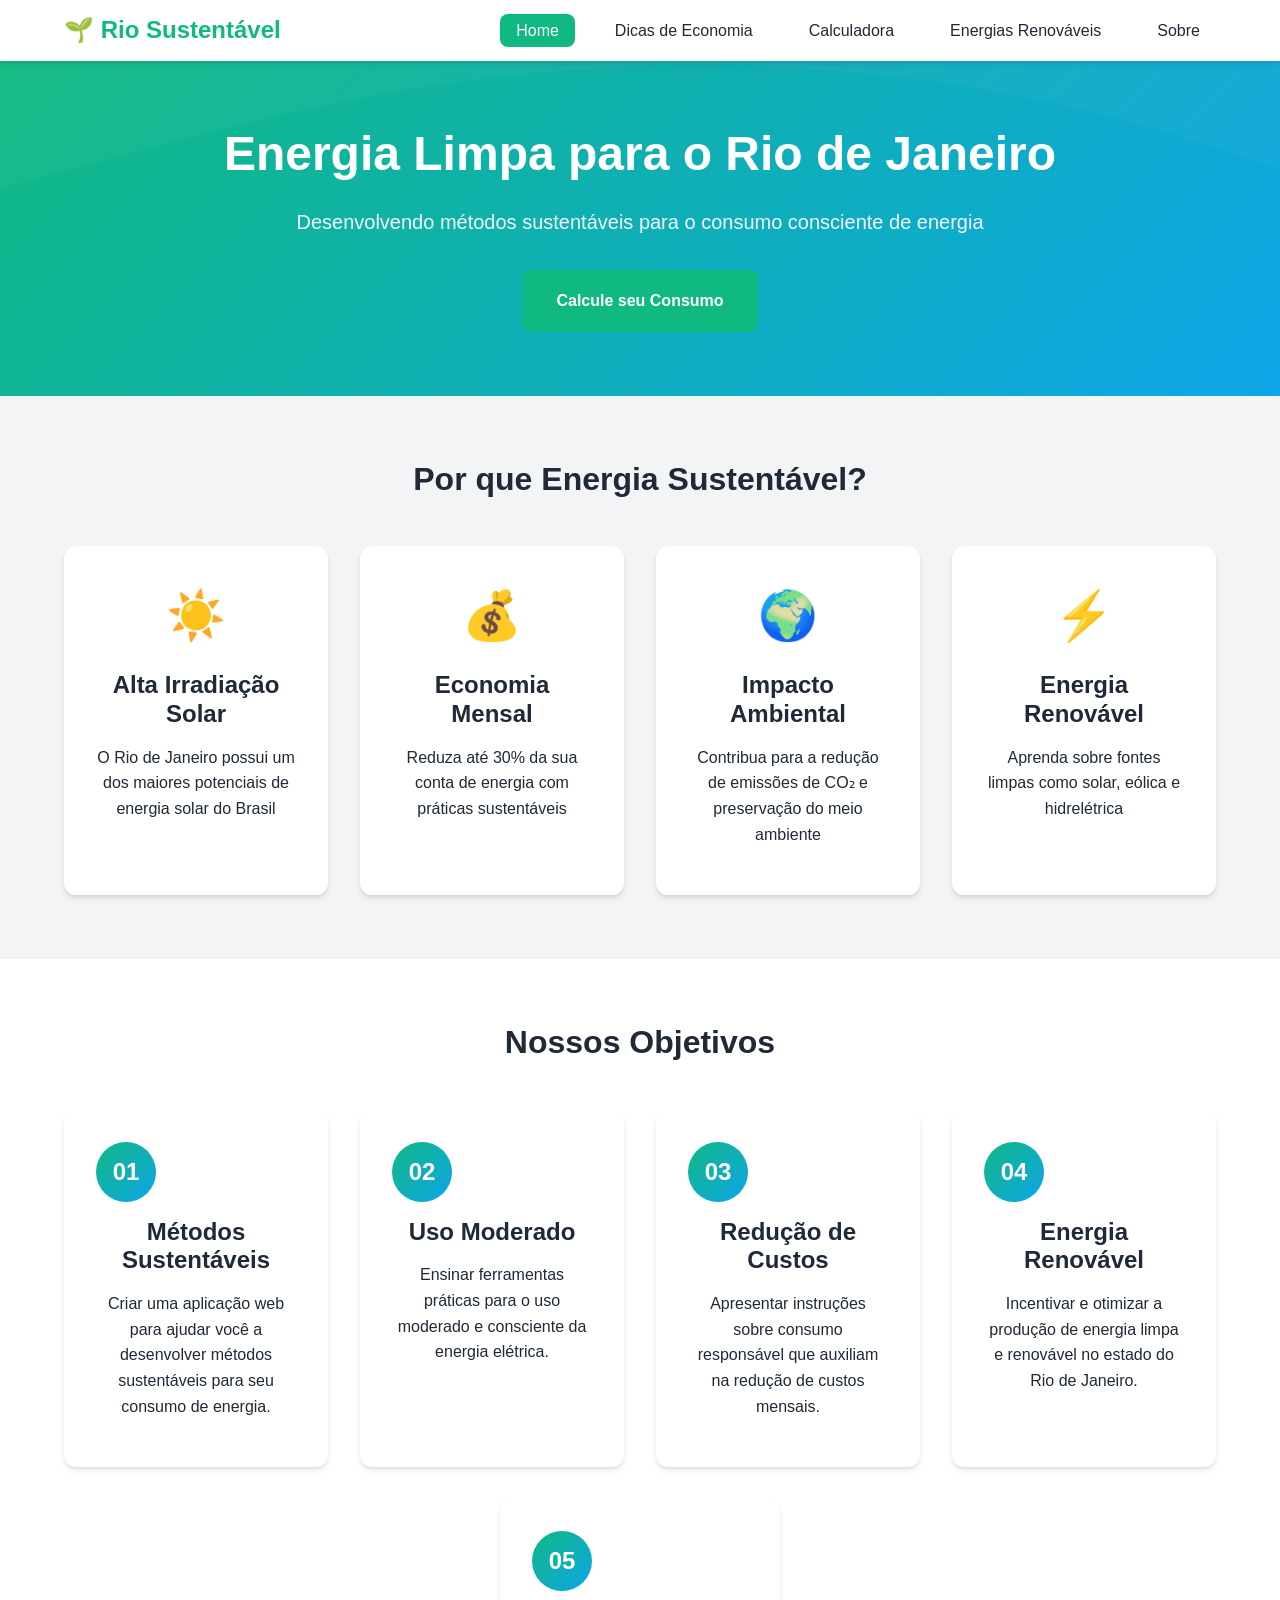
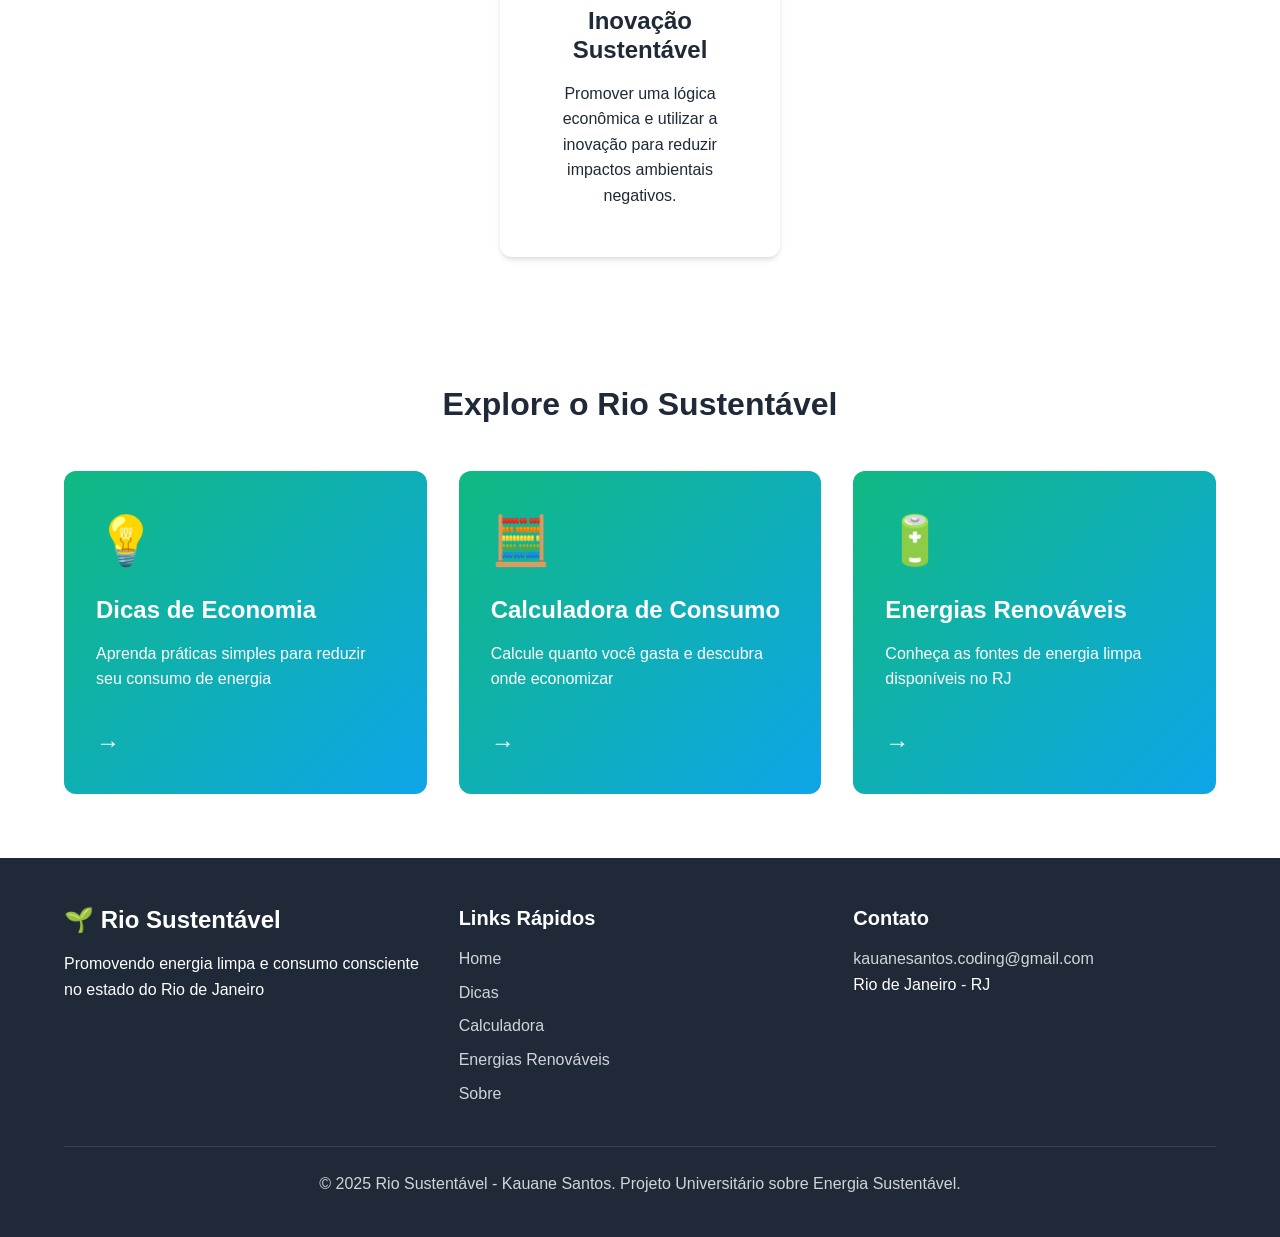
<file: index.html>
<!DOCTYPE html>
<html lang="pt-BR">
<head>
    <meta charset="UTF-8">
    <meta name="viewport" content="width=device-width, initial-scale=1.0">
    <meta name="description" content="Rio Sustentável - Promovendo energia limpa e consumo consciente no estado do Rio de Janeiro">
    <title>Rio Sustentável - Home</title>
    <link rel="stylesheet" href="styles.css">
</head>
<body>
    <header class="header">
        <div class="container">
            <div class="logo">
                <h1>🌱 Rio Sustentável</h1>
            </div>
            <nav class="nav" id="nav">
                <ul class="nav-list">
                    <li><a href="index.html" class="active">Home</a></li>
                    <li><a href="dicas.html">Dicas de Economia</a></li>
                    <li><a href="calculadora.html">Calculadora</a></li>
                    <li><a href="energias-limpas.html">Energias Renováveis</a></li>
                    <li><a href="sobre.html">Sobre</a></li>
                </ul>
            </nav>
            <button class="menu-toggle" id="menuToggle">
                <span></span>
                <span></span>
                <span></span>
            </button>
        </div>
    </header>

    <main>
        <section class="hero">
            <div class="hero-content">
                <h2>Energia Limpa para o Rio de Janeiro</h2>
                <p>Desenvolvendo métodos sustentáveis para o consumo consciente de energia</p>
                <a href="calculadora.html" class="btn btn-primary">Calcule seu Consumo</a>
            </div>
        </section>

        <section class="stats">
            <div class="container">
                <h2>Por que Energia Sustentável?</h2>
                <div class="stats-grid">
                    <div class="stat-card">
                        <div class="stat-icon">☀️</div>
                        <h3>Alta Irradiação Solar</h3>
                        <p>O Rio de Janeiro possui um dos maiores potenciais de energia solar do Brasil</p>
                    </div>
                    <div class="stat-card">
                        <div class="stat-icon">💰</div>
                        <h3>Economia Mensal</h3>
                        <p>Reduza até 30% da sua conta de energia com práticas sustentáveis</p>
                    </div>
                    <div class="stat-card">
                        <div class="stat-icon">🌍</div>
                        <h3>Impacto Ambiental</h3>
                        <p>Contribua para a redução de emissões de CO₂ e preservação do meio ambiente</p>
                    </div>
                    <div class="stat-card">
                        <div class="stat-icon">⚡</div>
                        <h3>Energia Renovável</h3>
                        <p>Aprenda sobre fontes limpas como solar, eólica e hidrelétrica</p>
                    </div>
                </div>
            </div>
        </section>

        <section class="objectives">
            <div class="container">
                <h2>Nossos Objetivos</h2>
                <div class="objectives-grid">
                    <div class="objective-card">
                        <div class="objective-number">01</div>
                        <h3>Métodos Sustentáveis</h3>
                        <p>Criar uma aplicação web para ajudar você a desenvolver métodos sustentáveis para seu consumo de energia.</p>
                    </div>
                    <div class="objective-card">
                        <div class="objective-number">02</div>
                        <h3>Uso Moderado</h3>
                        <p>Ensinar ferramentas práticas para o uso moderado e consciente da energia elétrica.</p>
                    </div>
                    <div class="objective-card">
                        <div class="objective-number">03</div>
                        <h3>Redução de Custos</h3>
                        <p>Apresentar instruções sobre consumo responsável que auxiliam na redução de custos mensais.</p>
                    </div>
                    <div class="objective-card">
                        <div class="objective-number">04</div>
                        <h3>Energia Renovável</h3>
                        <p>Incentivar e otimizar a produção de energia limpa e renovável no estado do Rio de Janeiro.</p>
                    </div>
                    <div class="objective-card">
                        <div class="objective-number">05</div>
                        <h3>Inovação Sustentável</h3>
                        <p>Promover uma lógica econômica e utilizar a inovação para reduzir impactos ambientais negativos.</p>
                    </div>
                </div>
            </div>
        </section>

        <section class="explore">
            <div class="container">
                <h2>Explore o Rio Sustentável</h2>
                <div class="explore-grid">
                    <a href="dicas.html" class="explore-card">
                        <div class="explore-icon">💡</div>
                        <h3>Dicas de Economia</h3>
                        <p>Aprenda práticas simples para reduzir seu consumo de energia</p>
                        <span class="explore-arrow">→</span>
                    </a>
                    <a href="calculadora.html" class="explore-card">
                        <div class="explore-icon">🧮</div>
                        <h3>Calculadora de Consumo</h3>
                        <p>Calcule quanto você gasta e descubra onde economizar</p>
                        <span class="explore-arrow">→</span>
                    </a>
                    <a href="energias-limpas.html" class="explore-card">
                        <div class="explore-icon">🔋</div>
                        <h3>Energias Renováveis</h3>
                        <p>Conheça as fontes de energia limpa disponíveis no RJ</p>
                        <span class="explore-arrow">→</span>
                    </a>
                </div>
            </div>
        </section>
    </main>

    <footer class="footer">
        <div class="container">
            <div class="footer-content">
                <div class="footer-section">
                    <h3>🌱 Rio Sustentável</h3>
                    <p>Promovendo energia limpa e consumo consciente no estado do Rio de Janeiro</p>
                </div>
                <div class="footer-section">
                    <h4>Links Rápidos</h4>
                    <ul>
                        <li><a href="index.html">Home</a></li>
                        <li><a href="dicas.html">Dicas</a></li>
                        <li><a href="calculadora.html">Calculadora</a></li>
                        <li><a href="energias-limpas.html">Energias Renováveis</a></li>
                        <li><a href="sobre.html">Sobre</a></li>
                    </ul>
                </div>
                <div class="footer-section">
                    <h4>Contato</h4>
                    <a href="mailto:kauanesantos.coding@gmail.com">kauanesantos.coding@gmail.com</a>
                    <p>Rio de Janeiro - RJ</p>
                </div>
            </div>
            <div class="footer-bottom">
                <p>&copy; 2025 Rio Sustentável - Kauane Santos. Projeto Universitário sobre Energia Sustentável.</p>
            </div>
        </div>
    </footer>

    <script src="script.js"></script>
</body>
</html>
</file>
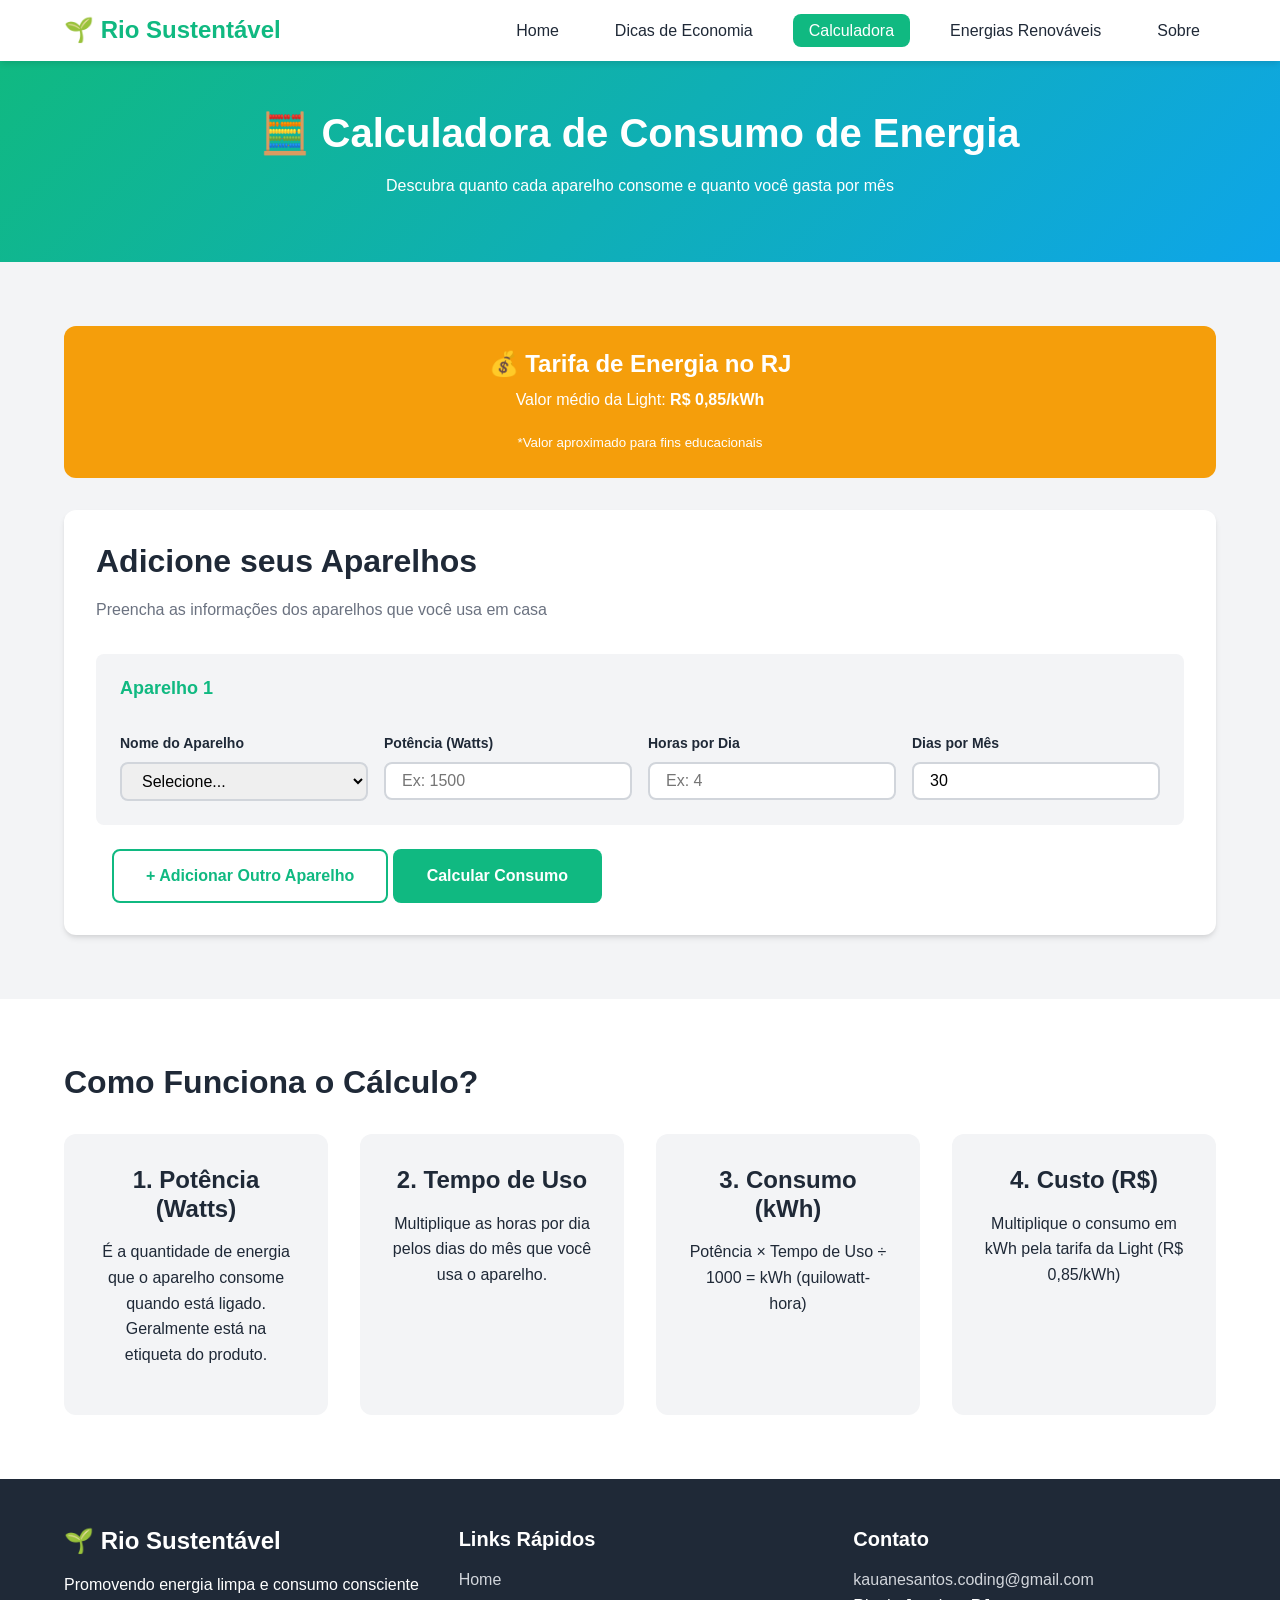
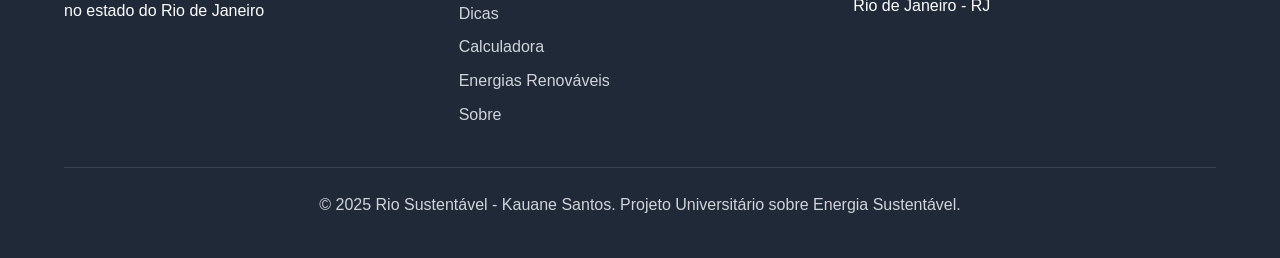
<file: calculadora.html>
<!DOCTYPE html>
<html lang="pt-BR">
<head>
    <meta charset="UTF-8">
    <meta name="viewport" content="width=device-width, initial-scale=1.0">
    <meta name="description" content="Calculadora de Consumo de Energia - Rio Sustentável">
    <title>Calculadora de Consumo - Rio Sustentável</title>
    <link rel="stylesheet" href="styles.css">
</head>
<body>
    <header class="header">
        <div class="container">
            <div class="logo">
                <h1>🌱 Rio Sustentável</h1>
            </div>
            <nav class="nav" id="nav">
                <ul class="nav-list">
                    <li><a href="index.html">Home</a></li>
                    <li><a href="dicas.html">Dicas de Economia</a></li>
                    <li><a href="calculadora.html" class="active">Calculadora</a></li>
                    <li><a href="energias-limpas.html">Energias Renováveis</a></li>
                    <li><a href="sobre.html">Sobre</a></li>
                </ul>
            </nav>
            <button class="menu-toggle" id="menuToggle">
                <span></span>
                <span></span>
                <span></span>
            </button>
        </div>
    </header>

    <main>
        <section class="page-header">
            <div class="container">
                <h1>🧮 Calculadora de Consumo de Energia</h1>
                <p>Descubra quanto cada aparelho consome e quanto você gasta por mês</p>
            </div>
        </section>

        <section class="calculator-section">
            <div class="container">
                <div class="calculator-info">
                    <div class="info-box">
                        <h3>💰 Tarifa de Energia no RJ</h3>
                        <p>Valor médio da Light: <strong>R$ 0,85/kWh</strong></p>
                        <small>*Valor aproximado para fins educacionais</small>
                    </div>
                </div>

                <div class="calculator-wrapper">
                    <div class="calculator-form">
                        <h2>Adicione seus Aparelhos</h2>
                        <p class="form-description">Preencha as informações dos aparelhos que você usa em casa</p>
                        
                        <div id="appliancesContainer">
                            <div class="appliance-item" data-index="0">
                                <div class="appliance-header">
                                    <h3>Aparelho 1</h3>
                                    <button type="button" class="btn-remove" onclick="removeAppliance(0)" style="display: none;">✕</button>
                                </div>
                                <div class="form-grid">
                                    <div class="form-group">
                                        <label for="name0">Nome do Aparelho</label>
                                        <select id="name0" class="appliance-name">
                                            <option value="">Selecione...</option>
                                            <option value="Chuveiro" data-power="5500">Chuveiro Elétrico (5500W)</option>
                                            <option value="Ar-condicionado" data-power="1500">Ar-condicionado (1500W)</option>
                                            <option value="Geladeira" data-power="150">Geladeira (150W)</option>
                                            <option value="TV" data-power="100">TV LED (100W)</option>
                                            <option value="Notebook" data-power="65">Notebook (65W)</option>
                                            <option value="Ferro de passar" data-power="1000">Ferro de Passar (1000W)</option>
                                            <option value="Micro-ondas" data-power="1200">Micro-ondas (1200W)</option>
                                            <option value="Máquina de lavar" data-power="500">Máquina de Lavar (500W)</option>
                                            <option value="Ventilador" data-power="100">Ventilador (100W)</option>
                                            <option value="Computador" data-power="300">Computador Desktop (300W)</option>
                                            <option value="Lâmpada LED" data-power="10">Lâmpada LED (10W)</option>
                                            <option value="Outro" data-power="0">Outro (personalizado)</option>
                                        </select>
                                    </div>
                                    <div class="form-group">
                                        <label for="power0">Potência (Watts)</label>
                                        <input type="number" id="power0" class="appliance-power" placeholder="Ex: 1500" min="1">
                                    </div>
                                    <div class="form-group">
                                        <label for="hours0">Horas por Dia</label>
                                        <input type="number" id="hours0" class="appliance-hours" placeholder="Ex: 4" min="0" max="24" step="0.5">
                                    </div>
                                    <div class="form-group">
                                        <label for="days0">Dias por Mês</label>
                                        <input type="number" id="days0" class="appliance-days" placeholder="Ex: 30" min="1" max="31" value="30">
                                    </div>
                                </div>
                            </div>
                        </div>

                        <button type="button" class="btn btn-secondary" onclick="addAppliance()">+ Adicionar Outro Aparelho</button>
                        <button type="button" class="btn btn-primary" onclick="calculateConsumption()">Calcular Consumo</button>
                    </div>

                    <div class="calculator-results" id="results" style="display: none;">
                        <h2>📊 Resultados</h2>
                        <div class="result-summary">
                            <div class="result-card">
                                <div class="result-label">Consumo Total</div>
                                <div class="result-value" id="totalKwh">0 kWh</div>
                                <div class="result-sublabel">por mês</div>
                            </div>
                            <div class="result-card">
                                <div class="result-label">Custo Total</div>
                                <div class="result-value highlight" id="totalCost">R$ 0,00</div>
                                <div class="result-sublabel">por mês</div>
                            </div>
                        </div>

                        <div class="results-details" id="detailedResults"></div>

                        <div class="suggestions" id="suggestions">
                            <h3>💡 Sugestões de Economia</h3>
                            <div id="suggestionsList"></div>
                        </div>

                        <button type="button" class="btn btn-secondary" onclick="resetCalculator()">Novo Cálculo</button>
                    </div>
                </div>
            </div>
        </section>

        <section class="info-section">
            <div class="container">
                <h2>Como Funciona o Cálculo?</h2>
                <div class="info-grid">
                    <div class="info-card">
                        <h3>1. Potência (Watts)</h3>
                        <p>É a quantidade de energia que o aparelho consome quando está ligado. Geralmente está na etiqueta do produto.</p>
                    </div>
                    <div class="info-card">
                        <h3>2. Tempo de Uso</h3>
                        <p>Multiplique as horas por dia pelos dias do mês que você usa o aparelho.</p>
                    </div>
                    <div class="info-card">
                        <h3>3. Consumo (kWh)</h3>
                        <p>Potência × Tempo de Uso ÷ 1000 = kWh (quilowatt-hora)</p>
                    </div>
                    <div class="info-card">
                        <h3>4. Custo (R$)</h3>
                        <p>Multiplique o consumo em kWh pela tarifa da Light (R$ 0,85/kWh)</p>
                    </div>
                </div>
            </div>
        </section>
    </main>

    <footer class="footer">
        <div class="container">
            <div class="footer-content">
                <div class="footer-section">
                    <h3>🌱 Rio Sustentável</h3>
                    <p>Promovendo energia limpa e consumo consciente no estado do Rio de Janeiro</p>
                </div>
                <div class="footer-section">
                    <h4>Links Rápidos</h4>
                    <ul>
                        <li><a href="index.html">Home</a></li>
                        <li><a href="dicas.html">Dicas</a></li>
                        <li><a href="calculadora.html">Calculadora</a></li>
                        <li><a href="energias-limpas.html">Energias Renováveis</a></li>
                        <li><a href="sobre.html">Sobre</a></li>
                    </ul>
                </div>
                <div class="footer-section">
                    <h4>Contato</h4>
                    <a href="mailto:kauanesantos.coding@gmail.com">kauanesantos.coding@gmail.com</a>
                    <p>Rio de Janeiro - RJ</p>
                </div>
            </div>
            <div class="footer-bottom">
                <p>&copy; 2025 Rio Sustentável - Kauane Santos. Projeto Universitário sobre Energia Sustentável.</p>
            </div>
        </div>
    </footer>

    <script src="script.js"></script>
</body>
</html>
</file>
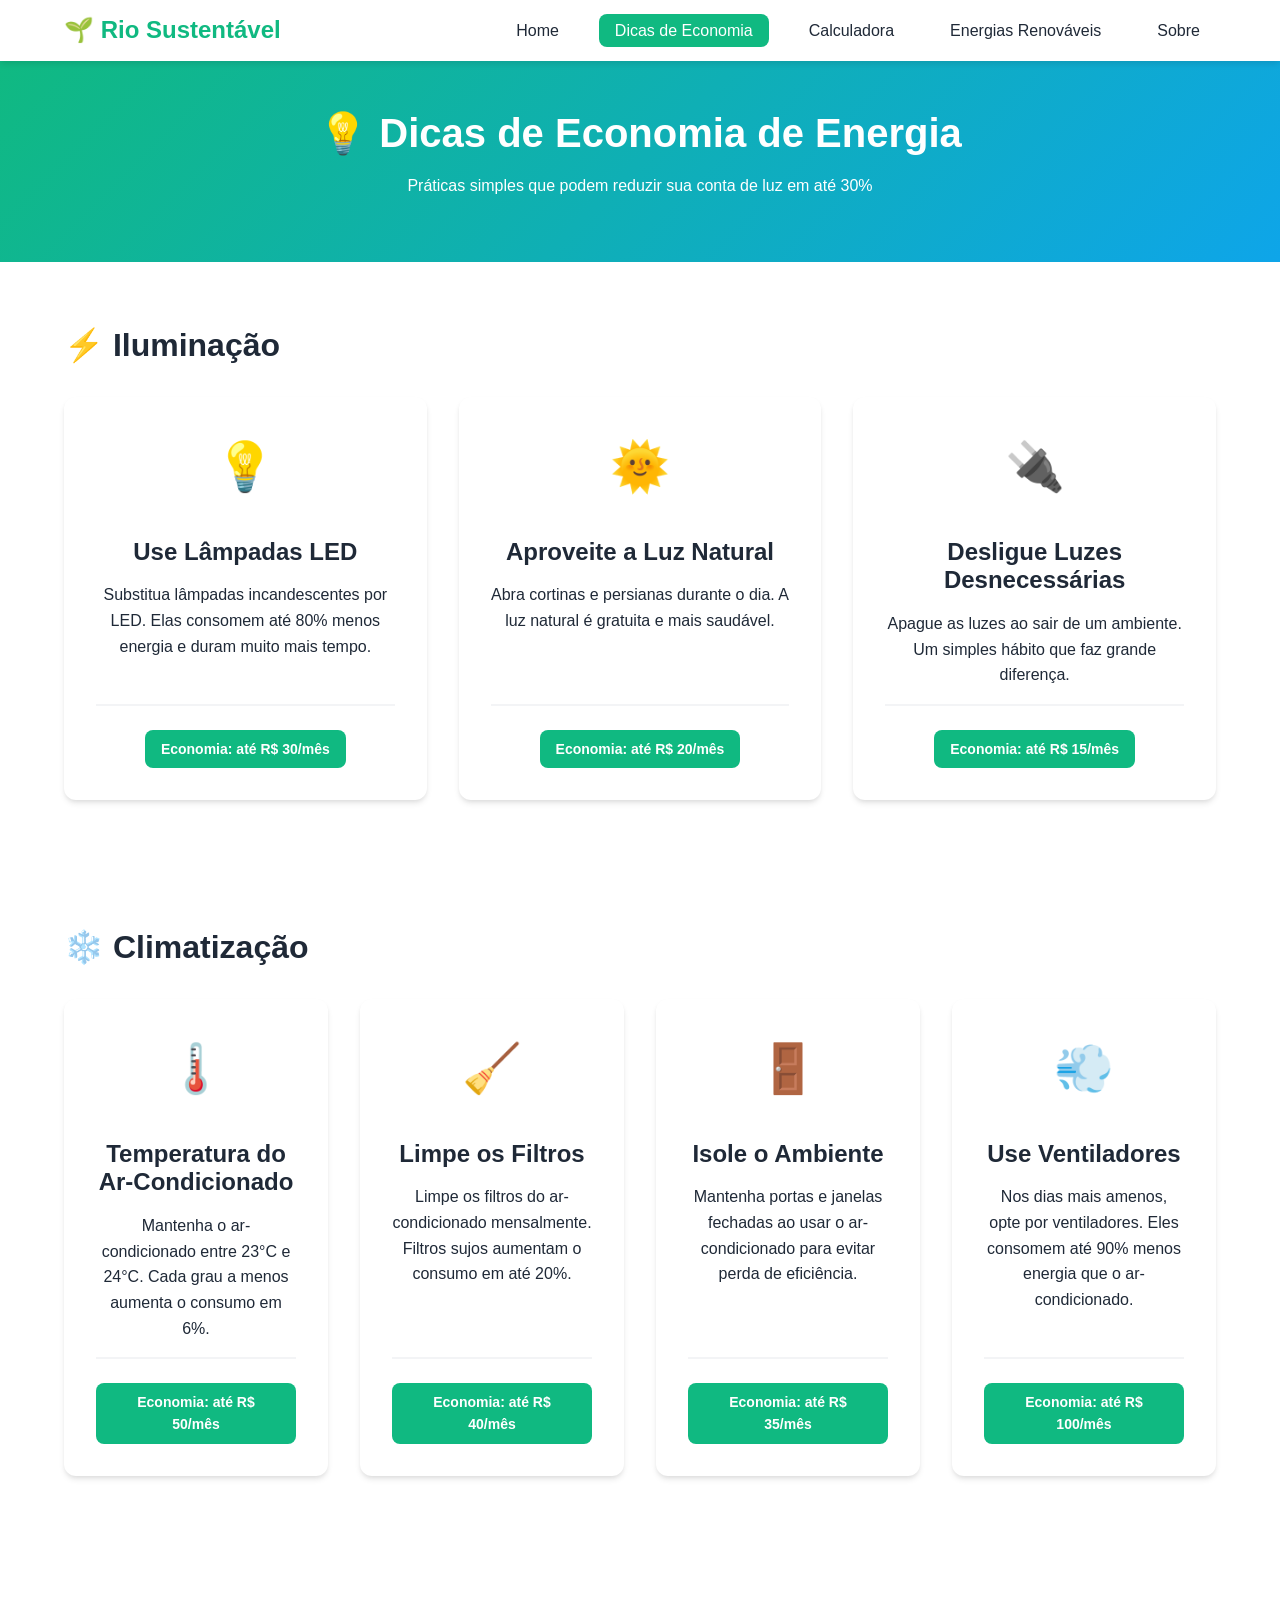
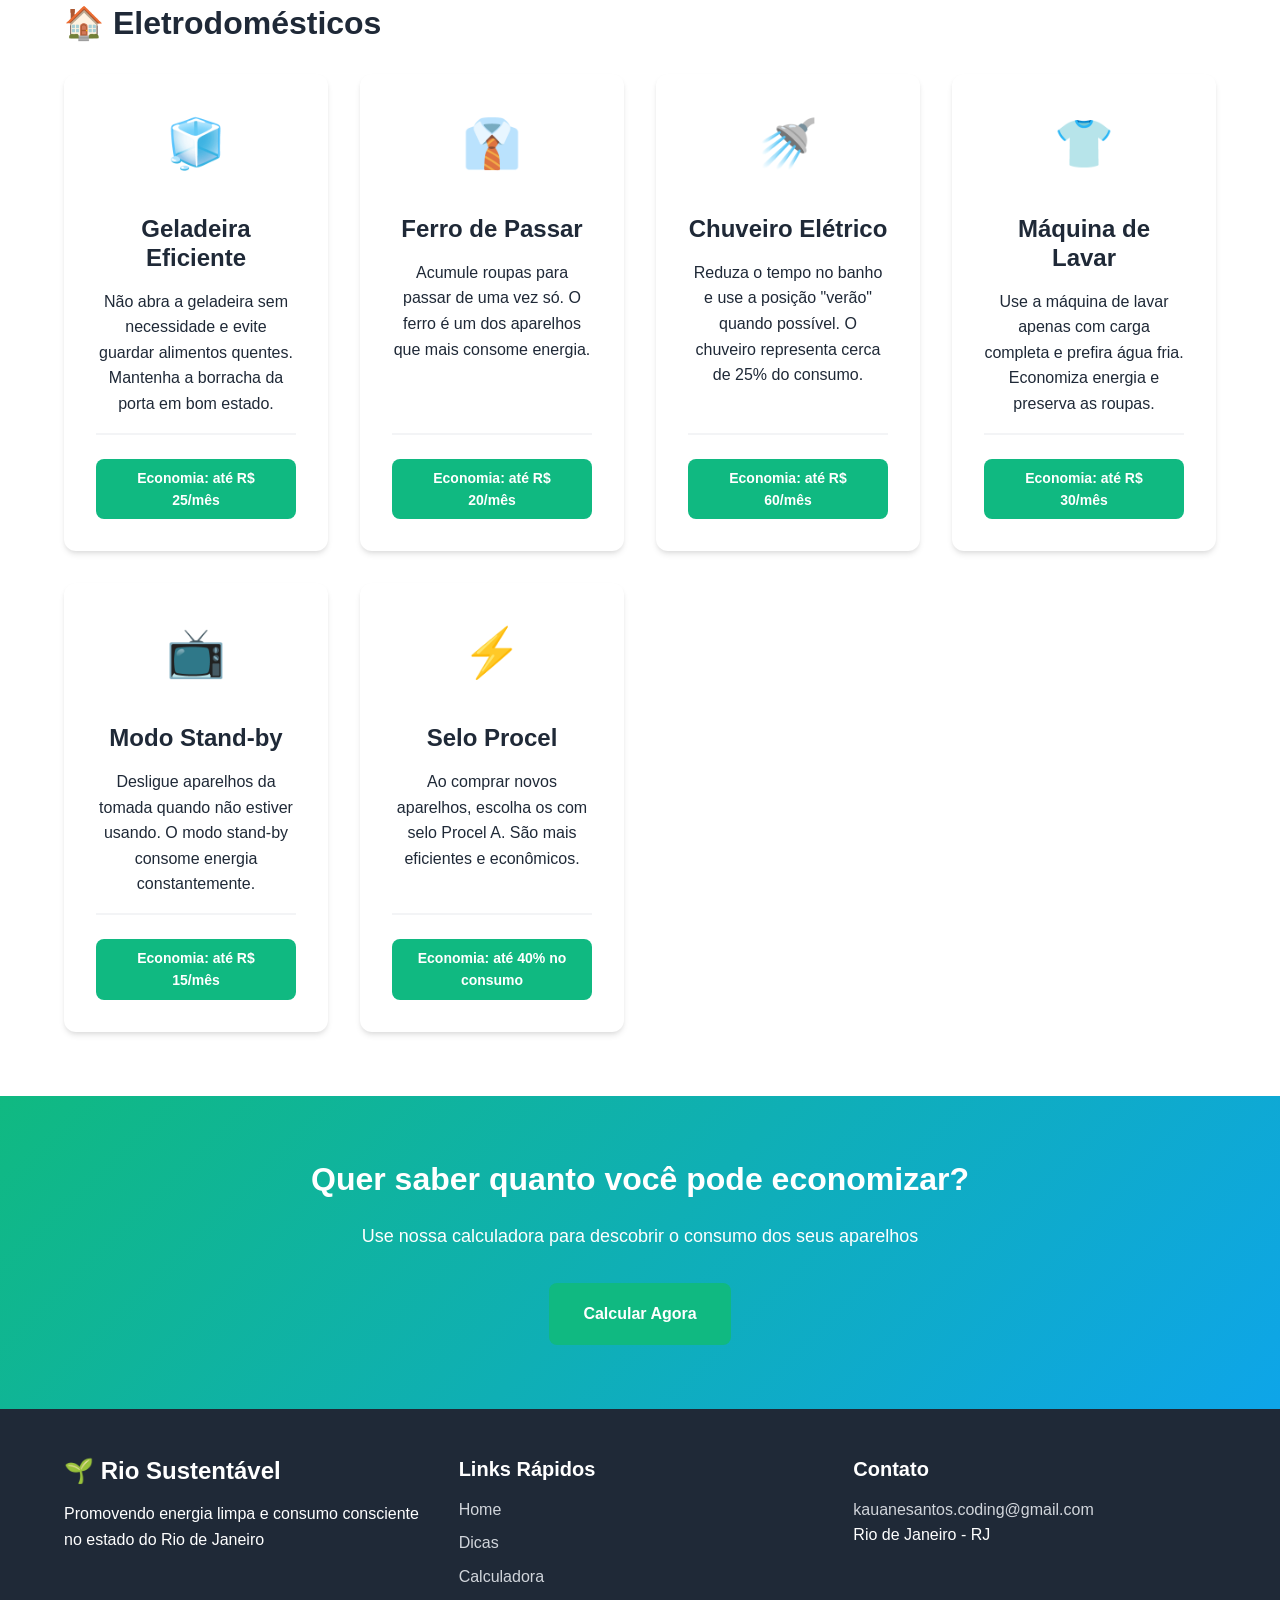
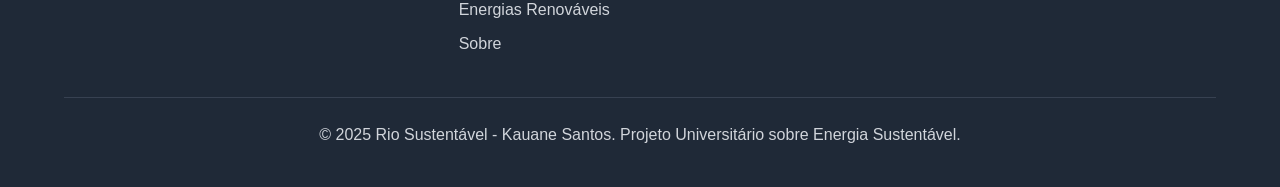
<file: dicas.html>
<!DOCTYPE html>
<html lang="pt-BR">
<head>
    <meta charset="UTF-8">
    <meta name="viewport" content="width=device-width, initial-scale=1.0">
    <meta name="description" content="Dicas práticas para economia de energia - Rio Sustentável">
    <title>Dicas de Economia - Rio Sustentável</title>
    <link rel="stylesheet" href="styles.css">
</head>
<body>
    <header class="header">
        <div class="container">
            <div class="logo">
                <h1>🌱 Rio Sustentável</h1>
            </div>
            <nav class="nav" id="nav">
                <ul class="nav-list">
                    <li><a href="index.html">Home</a></li>
                    <li><a href="dicas.html" class="active">Dicas de Economia</a></li>
                    <li><a href="calculadora.html">Calculadora</a></li>
                    <li><a href="energias-limpas.html">Energias Renováveis</a></li>
                    <li><a href="sobre.html">Sobre</a></li>
                </ul>
            </nav>
            <button class="menu-toggle" id="menuToggle">
                <span></span>
                <span></span>
                <span></span>
            </button>
        </div>
    </header>

    <main>
        <section class="page-header">
            <div class="container">
                <h1>💡 Dicas de Economia de Energia</h1>
                <p>Práticas simples que podem reduzir sua conta de luz em até 30%</p>
            </div>
        </section>

        <section class="tips-section">
            <div class="container">
                <h2>⚡ Iluminação</h2>
                <div class="tips-grid">
                    <div class="tip-card">
                        <div class="tip-icon">💡</div>
                        <h3>Use Lâmpadas LED</h3>
                        <p>Substitua lâmpadas incandescentes por LED. Elas consomem até 80% menos energia e duram muito mais tempo.</p>
                        <div class="tip-savings">
                            <span class="savings-badge">Economia: até R$ 30/mês</span>
                        </div>
                    </div>
                    <div class="tip-card">
                        <div class="tip-icon">🌞</div>
                        <h3>Aproveite a Luz Natural</h3>
                        <p>Abra cortinas e persianas durante o dia. A luz natural é gratuita e mais saudável.</p>
                        <div class="tip-savings">
                            <span class="savings-badge">Economia: até R$ 20/mês</span>
                        </div>
                    </div>
                    <div class="tip-card">
                        <div class="tip-icon">🔌</div>
                        <h3>Desligue Luzes Desnecessárias</h3>
                        <p>Apague as luzes ao sair de um ambiente. Um simples hábito que faz grande diferença.</p>
                        <div class="tip-savings">
                            <span class="savings-badge">Economia: até R$ 15/mês</span>
                        </div>
                    </div>
                </div>
            </div>
        </section>

        <section class="tips-section">
            <div class="container">
                <h2>❄️ Climatização</h2>
                <div class="tips-grid">
                    <div class="tip-card">
                        <div class="tip-icon">🌡️</div>
                        <h3>Temperatura do Ar-Condicionado</h3>
                        <p>Mantenha o ar-condicionado entre 23°C e 24°C. Cada grau a menos aumenta o consumo em 6%.</p>
                        <div class="tip-savings">
                            <span class="savings-badge">Economia: até R$ 50/mês</span>
                        </div>
                    </div>
                    <div class="tip-card">
                        <div class="tip-icon">🧹</div>
                        <h3>Limpe os Filtros</h3>
                        <p>Limpe os filtros do ar-condicionado mensalmente. Filtros sujos aumentam o consumo em até 20%.</p>
                        <div class="tip-savings">
                            <span class="savings-badge">Economia: até R$ 40/mês</span>
                        </div>
                    </div>
                    <div class="tip-card">
                        <div class="tip-icon">🚪</div>
                        <h3>Isole o Ambiente</h3>
                        <p>Mantenha portas e janelas fechadas ao usar o ar-condicionado para evitar perda de eficiência.</p>
                        <div class="tip-savings">
                            <span class="savings-badge">Economia: até R$ 35/mês</span>
                        </div>
                    </div>
                    <div class="tip-card">
                        <div class="tip-icon">💨</div>
                        <h3>Use Ventiladores</h3>
                        <p>Nos dias mais amenos, opte por ventiladores. Eles consomem até 90% menos energia que o ar-condicionado.</p>
                        <div class="tip-savings">
                            <span class="savings-badge">Economia: até R$ 100/mês</span>
                        </div>
                    </div>
                </div>
            </div>
        </section>

        <section class="tips-section">
            <div class="container">
                <h2>🏠 Eletrodomésticos</h2>
                <div class="tips-grid">
                    <div class="tip-card">
                        <div class="tip-icon">🧊</div>
                        <h3>Geladeira Eficiente</h3>
                        <p>Não abra a geladeira sem necessidade e evite guardar alimentos quentes. Mantenha a borracha da porta em bom estado.</p>
                        <div class="tip-savings">
                            <span class="savings-badge">Economia: até R$ 25/mês</span>
                        </div>
                    </div>
                    <div class="tip-card">
                        <div class="tip-icon">👔</div>
                        <h3>Ferro de Passar</h3>
                        <p>Acumule roupas para passar de uma vez só. O ferro é um dos aparelhos que mais consome energia.</p>
                        <div class="tip-savings">
                            <span class="savings-badge">Economia: até R$ 20/mês</span>
                        </div>
                    </div>
                    <div class="tip-card">
                        <div class="tip-icon">🚿</div>
                        <h3>Chuveiro Elétrico</h3>
                        <p>Reduza o tempo no banho e use a posição "verão" quando possível. O chuveiro representa cerca de 25% do consumo.</p>
                        <div class="tip-savings">
                            <span class="savings-badge">Economia: até R$ 60/mês</span>
                        </div>
                    </div>
                    <div class="tip-card">
                        <div class="tip-icon">👕</div>
                        <h3>Máquina de Lavar</h3>
                        <p>Use a máquina de lavar apenas com carga completa e prefira água fria. Economiza energia e preserva as roupas.</p>
                        <div class="tip-savings">
                            <span class="savings-badge">Economia: até R$ 30/mês</span>
                        </div>
                    </div>
                    <div class="tip-card">
                        <div class="tip-icon">📺</div>
                        <h3>Modo Stand-by</h3>
                        <p>Desligue aparelhos da tomada quando não estiver usando. O modo stand-by consome energia constantemente.</p>
                        <div class="tip-savings">
                            <span class="savings-badge">Economia: até R$ 15/mês</span>
                        </div>
                    </div>
                    <div class="tip-card">
                        <div class="tip-icon">⚡</div>
                        <h3>Selo Procel</h3>
                        <p>Ao comprar novos aparelhos, escolha os com selo Procel A. São mais eficientes e econômicos.</p>
                        <div class="tip-savings">
                            <span class="savings-badge">Economia: até 40% no consumo</span>
                        </div>
                    </div>
                </div>
            </div>
        </section>

        <section class="cta-section">
            <div class="container">
                <div class="cta-content">
                    <h2>Quer saber quanto você pode economizar?</h2>
                    <p>Use nossa calculadora para descobrir o consumo dos seus aparelhos</p>
                    <a href="calculadora.html" class="btn btn-primary">Calcular Agora</a>
                </div>
            </div>
        </section>
    </main>

    <footer class="footer">
        <div class="container">
            <div class="footer-content">
                <div class="footer-section">
                    <h3>🌱 Rio Sustentável</h3>
                    <p>Promovendo energia limpa e consumo consciente no estado do Rio de Janeiro</p>
                </div>
                <div class="footer-section">
                    <h4>Links Rápidos</h4>
                    <ul>
                        <li><a href="index.html">Home</a></li>
                        <li><a href="dicas.html">Dicas</a></li>
                        <li><a href="calculadora.html">Calculadora</a></li>
                        <li><a href="energias-limpas.html">Energias Renováveis</a></li>
                        <li><a href="sobre.html">Sobre</a></li>
                    </ul>
                </div>
                <div class="footer-section">
                    <h4>Contato</h4>
                    <a href="mailto:kauanesantos.coding@gmail.com">kauanesantos.coding@gmail.com</a>
                    <p>Rio de Janeiro - RJ</p>
                </div>
            </div>
            <div class="footer-bottom">
                <p>&copy; 2025 Rio Sustentável - Kauane Santos. Projeto Universitário sobre Energia Sustentável.</p>
            </div>
        </div>
    </footer>

    <script src="script.js"></script>
</body>
</html>
</file>
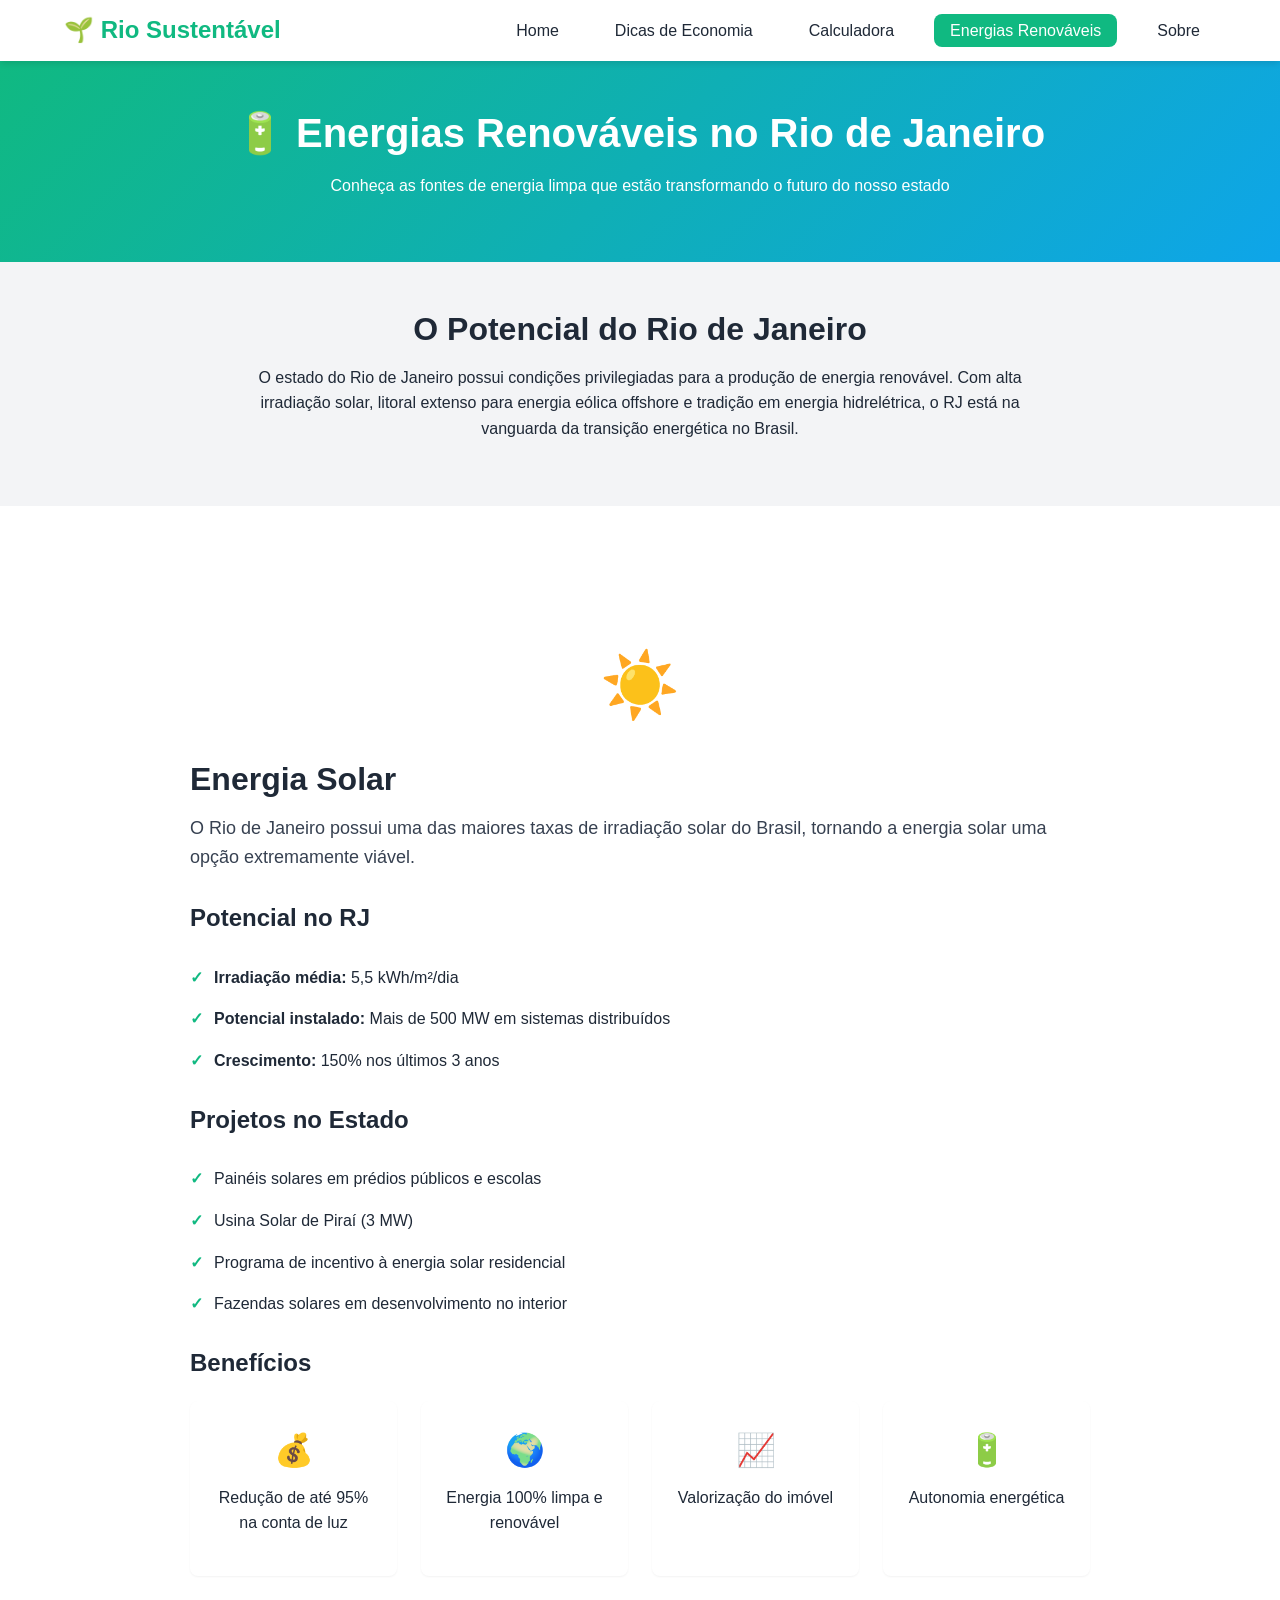
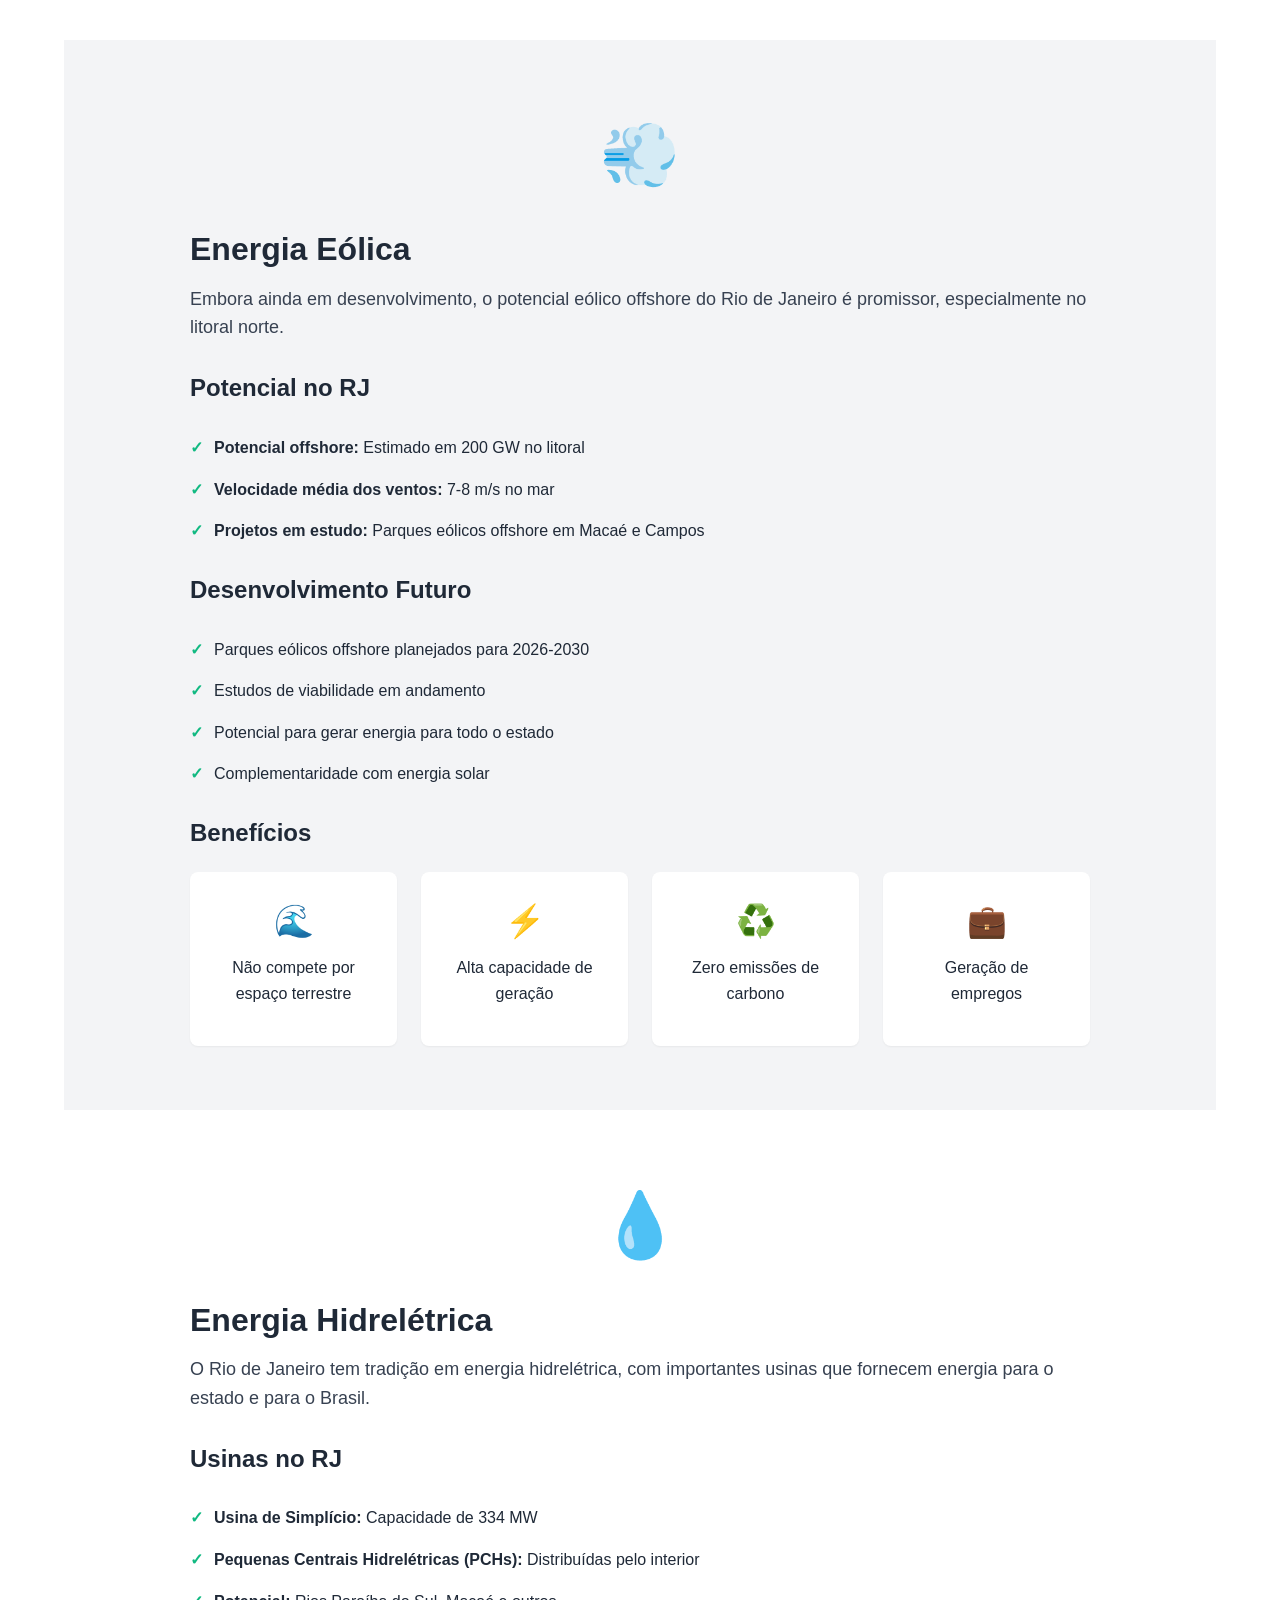
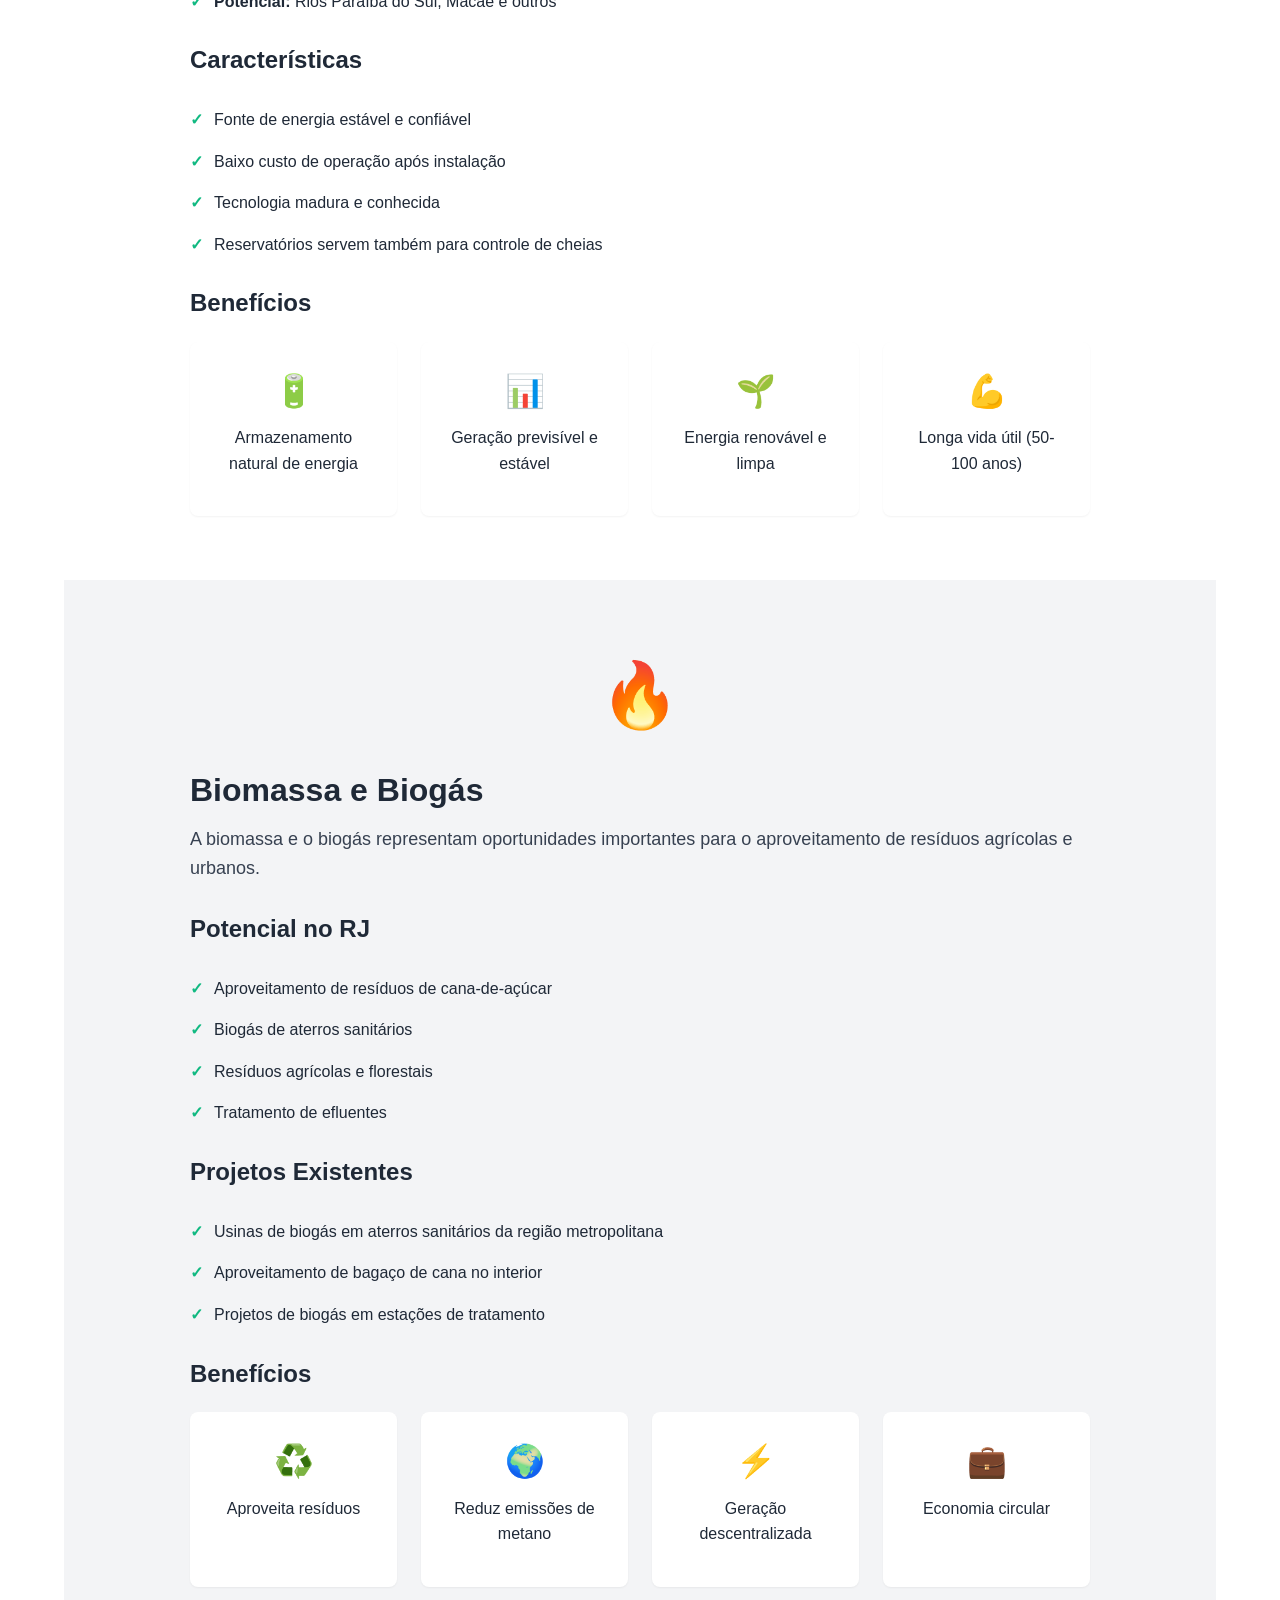
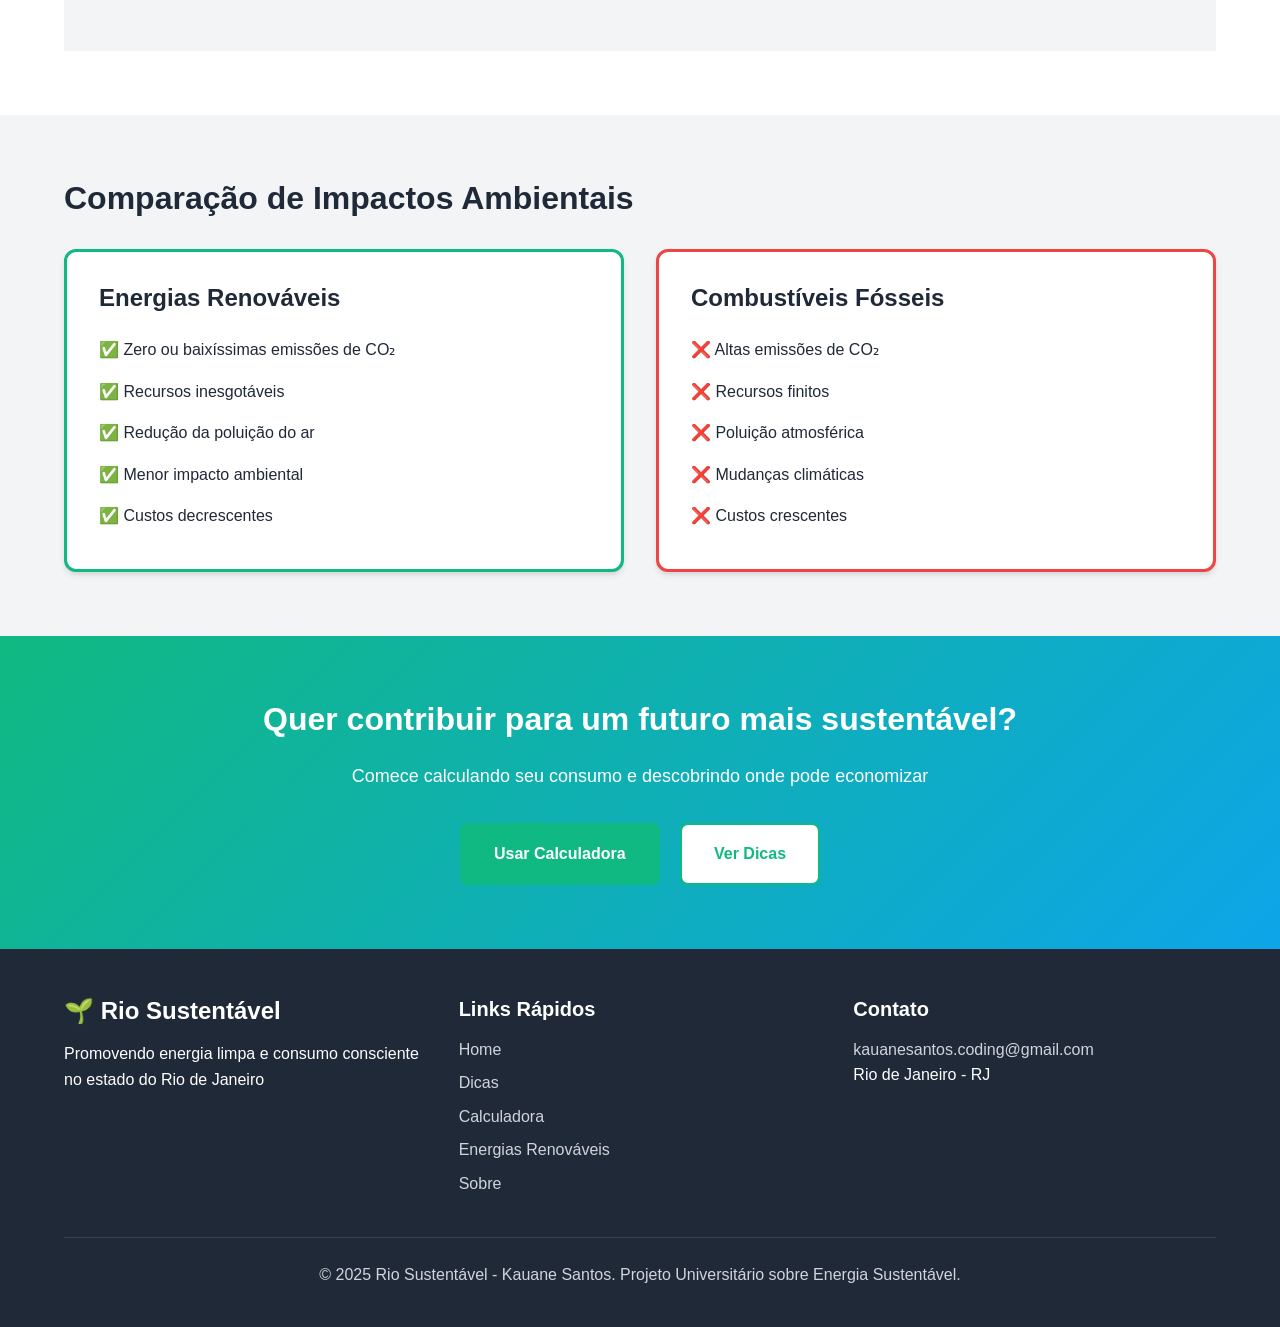
<file: energias-limpas.html>
<!DOCTYPE html>
<html lang="pt-BR">
<head>
    <meta charset="UTF-8">
    <meta name="viewport" content="width=device-width, initial-scale=1.0">
    <meta name="description" content="Energias Renováveis no Rio de Janeiro - Rio Sustentável">
    <title>Energias Renováveis - Rio Sustentável</title>
    <link rel="stylesheet" href="styles.css">
</head>
<body>
    <header class="header">
        <div class="container">
            <div class="logo">
                <h1>🌱 Rio Sustentável</h1>
            </div>
            <nav class="nav" id="nav">
                <ul class="nav-list">
                    <li><a href="index.html">Home</a></li>
                    <li><a href="dicas.html">Dicas de Economia</a></li>
                    <li><a href="calculadora.html">Calculadora</a></li>
                    <li><a href="energias-limpas.html" class="active">Energias Renováveis</a></li>
                    <li><a href="sobre.html">Sobre</a></li>
                </ul>
            </nav>
            <button class="menu-toggle" id="menuToggle">
                <span></span>
                <span></span>
                <span></span>
            </button>
        </div>
    </header>

    <main>
        <section class="page-header">
            <div class="container">
                <h1>🔋 Energias Renováveis no Rio de Janeiro</h1>
                <p>Conheça as fontes de energia limpa que estão transformando o futuro do nosso estado</p>
            </div>
        </section>

        <section class="energy-intro">
            <div class="container">
                <div class="intro-content">
                    <h2>O Potencial do Rio de Janeiro</h2>
                    <p>O estado do Rio de Janeiro possui condições privilegiadas para a produção de energia renovável. Com alta irradiação solar, litoral extenso para energia eólica offshore e tradição em energia hidrelétrica, o RJ está na vanguarda da transição energética no Brasil.</p>
                </div>
            </div>
        </section>

        <section class="energy-types">
            <div class="container">
                <div class="energy-type">
                    <div class="energy-content">
                        <div class="energy-icon">☀️</div>
                        <h2>Energia Solar</h2>
                        <p class="energy-description">O Rio de Janeiro possui uma das maiores taxas de irradiação solar do Brasil, tornando a energia solar uma opção extremamente viável.</p>
                        
                        <h3>Potencial no RJ</h3>
                        <ul class="energy-list">
                            <li><strong>Irradiação média:</strong> 5,5 kWh/m²/dia</li>
                            <li><strong>Potencial instalado:</strong> Mais de 500 MW em sistemas distribuídos</li>
                            <li><strong>Crescimento:</strong> 150% nos últimos 3 anos</li>
                        </ul>

                        <h3>Projetos no Estado</h3>
                        <ul class="energy-list">
                            <li>Painéis solares em prédios públicos e escolas</li>
                            <li>Usina Solar de Piraí (3 MW)</li>
                            <li>Programa de incentivo à energia solar residencial</li>
                            <li>Fazendas solares em desenvolvimento no interior</li>
                        </ul>

                        <h3>Benefícios</h3>
                        <div class="benefits-grid">
                            <div class="benefit-item">
                                <span class="benefit-icon">💰</span>
                                <p>Redução de até 95% na conta de luz</p>
                            </div>
                            <div class="benefit-item">
                                <span class="benefit-icon">🌍</span>
                                <p>Energia 100% limpa e renovável</p>
                            </div>
                            <div class="benefit-item">
                                <span class="benefit-icon">📈</span>
                                <p>Valorização do imóvel</p>
                            </div>
                            <div class="benefit-item">
                                <span class="benefit-icon">🔋</span>
                                <p>Autonomia energética</p>
                            </div>
                        </div>
                    </div>
                </div>

                <div class="energy-type">
                    <div class="energy-content">
                        <div class="energy-icon">💨</div>
                        <h2>Energia Eólica</h2>
                        <p class="energy-description">Embora ainda em desenvolvimento, o potencial eólico offshore do Rio de Janeiro é promissor, especialmente no litoral norte.</p>
                        
                        <h3>Potencial no RJ</h3>
                        <ul class="energy-list">
                            <li><strong>Potencial offshore:</strong> Estimado em 200 GW no litoral</li>
                            <li><strong>Velocidade média dos ventos:</strong> 7-8 m/s no mar</li>
                            <li><strong>Projetos em estudo:</strong> Parques eólicos offshore em Macaé e Campos</li>
                        </ul>

                        <h3>Desenvolvimento Futuro</h3>
                        <ul class="energy-list">
                            <li>Parques eólicos offshore planejados para 2026-2030</li>
                            <li>Estudos de viabilidade em andamento</li>
                            <li>Potencial para gerar energia para todo o estado</li>
                            <li>Complementaridade com energia solar</li>
                        </ul>

                        <h3>Benefícios</h3>
                        <div class="benefits-grid">
                            <div class="benefit-item">
                                <span class="benefit-icon">🌊</span>
                                <p>Não compete por espaço terrestre</p>
                            </div>
                            <div class="benefit-item">
                                <span class="benefit-icon">⚡</span>
                                <p>Alta capacidade de geração</p>
                            </div>
                            <div class="benefit-item">
                                <span class="benefit-icon">♻️</span>
                                <p>Zero emissões de carbono</p>
                            </div>
                            <div class="benefit-item">
                                <span class="benefit-icon">💼</span>
                                <p>Geração de empregos</p>
                            </div>
                        </div>
                    </div>
                </div>

                <div class="energy-type">
                    <div class="energy-content">
                        <div class="energy-icon">💧</div>
                        <h2>Energia Hidrelétrica</h2>
                        <p class="energy-description">O Rio de Janeiro tem tradição em energia hidrelétrica, com importantes usinas que fornecem energia para o estado e para o Brasil.</p>
                        
                        <h3>Usinas no RJ</h3>
                        <ul class="energy-list">
                            <li><strong>Usina de Simplício:</strong> Capacidade de 334 MW</li>
                            <li><strong>Pequenas Centrais Hidrelétricas (PCHs):</strong> Distribuídas pelo interior</li>
                            <li><strong>Potencial:</strong> Rios Paraíba do Sul, Macaé e outros</li>
                        </ul>

                        <h3>Características</h3>
                        <ul class="energy-list">
                            <li>Fonte de energia estável e confiável</li>
                            <li>Baixo custo de operação após instalação</li>
                            <li>Tecnologia madura e conhecida</li>
                            <li>Reservatórios servem também para controle de cheias</li>
                        </ul>

                        <h3>Benefícios</h3>
                        <div class="benefits-grid">
                            <div class="benefit-item">
                                <span class="benefit-icon">🔋</span>
                                <p>Armazenamento natural de energia</p>
                            </div>
                            <div class="benefit-item">
                                <span class="benefit-icon">📊</span>
                                <p>Geração previsível e estável</p>
                            </div>
                            <div class="benefit-item">
                                <span class="benefit-icon">🌱</span>
                                <p>Energia renovável e limpa</p>
                            </div>
                            <div class="benefit-item">
                                <span class="benefit-icon">💪</span>
                                <p>Longa vida útil (50-100 anos)</p>
                            </div>
                        </div>
                    </div>
                </div>

                <div class="energy-type">
                    <div class="energy-content">
                        <div class="energy-icon">🔥</div>
                        <h2>Biomassa e Biogás</h2>
                        <p class="energy-description">A biomassa e o biogás representam oportunidades importantes para o aproveitamento de resíduos agrícolas e urbanos.</p>
                        
                        <h3>Potencial no RJ</h3>
                        <ul class="energy-list">
                            <li>Aproveitamento de resíduos de cana-de-açúcar</li>
                            <li>Biogás de aterros sanitários</li>
                            <li>Resíduos agrícolas e florestais</li>
                            <li>Tratamento de efluentes</li>
                        </ul>

                        <h3>Projetos Existentes</h3>
                        <ul class="energy-list">
                            <li>Usinas de biogás em aterros sanitários da região metropolitana</li>
                            <li>Aproveitamento de bagaço de cana no interior</li>
                            <li>Projetos de biogás em estações de tratamento</li>
                        </ul>

                        <h3>Benefícios</h3>
                        <div class="benefits-grid">
                            <div class="benefit-item">
                                <span class="benefit-icon">♻️</span>
                                <p>Aproveita resíduos</p>
                            </div>
                            <div class="benefit-item">
                                <span class="benefit-icon">🌍</span>
                                <p>Reduz emissões de metano</p>
                            </div>
                            <div class="benefit-item">
                                <span class="benefit-icon">⚡</span>
                                <p>Geração descentralizada</p>
                            </div>
                            <div class="benefit-item">
                                <span class="benefit-icon">💼</span>
                                <p>Economia circular</p>
                            </div>
                        </div>
                    </div>
                </div>
            </div>
        </section>

        <section class="comparison-section">
            <div class="container">
                <h2>Comparação de Impactos Ambientais</h2>
                <div class="comparison-grid">
                    <div class="comparison-card green">
                        <h3>Energias Renováveis</h3>
                        <ul>
                            <li>✅ Zero ou baixíssimas emissões de CO₂</li>
                            <li>✅ Recursos inesgotáveis</li>
                            <li>✅ Redução da poluição do ar</li>
                            <li>✅ Menor impacto ambiental</li>
                            <li>✅ Custos decrescentes</li>
                        </ul>
                    </div>
                    <div class="comparison-card red">
                        <h3>Combustíveis Fósseis</h3>
                        <ul>
                            <li>❌ Altas emissões de CO₂</li>
                            <li>❌ Recursos finitos</li>
                            <li>❌ Poluição atmosférica</li>
                            <li>❌ Mudanças climáticas</li>
                            <li>❌ Custos crescentes</li>
                        </ul>
                    </div>
                </div>
            </div>
        </section>

        <section class="cta-section">
            <div class="container">
                <div class="cta-content">
                    <h2>Quer contribuir para um futuro mais sustentável?</h2>
                    <p>Comece calculando seu consumo e descobrindo onde pode economizar</p>
                    <a href="calculadora.html" class="btn btn-primary">Usar Calculadora</a>
                    <a href="dicas.html" class="btn btn-secondary">Ver Dicas</a>
                </div>
            </div>
        </section>
    </main>

    <footer class="footer">
        <div class="container">
            <div class="footer-content">
                <div class="footer-section">
                    <h3>🌱 Rio Sustentável</h3>
                    <p>Promovendo energia limpa e consumo consciente no estado do Rio de Janeiro</p>
                </div>
                <div class="footer-section">
                    <h4>Links Rápidos</h4>
                    <ul>
                        <li><a href="index.html">Home</a></li>
                        <li><a href="dicas.html">Dicas</a></li>
                        <li><a href="calculadora.html">Calculadora</a></li>
                        <li><a href="energias-limpas.html">Energias Renováveis</a></li>
                        <li><a href="sobre.html">Sobre</a></li>
                    </ul>
                </div>
                <div class="footer-section">
                    <h4>Contato</h4>
                    <a href="mailto:kauanesantos.coding@gmail.com">kauanesantos.coding@gmail.com</a>
                    <p>Rio de Janeiro - RJ</p>
                </div>
            </div>
            <div class="footer-bottom">
                <p>&copy; 2025 Rio Sustentável - Kauane Santos. Projeto Universitário sobre Energia Sustentável.</p>
            </div>
        </div>
    </footer>

    <script src="script.js"></script>
</body>
</html>
</file>
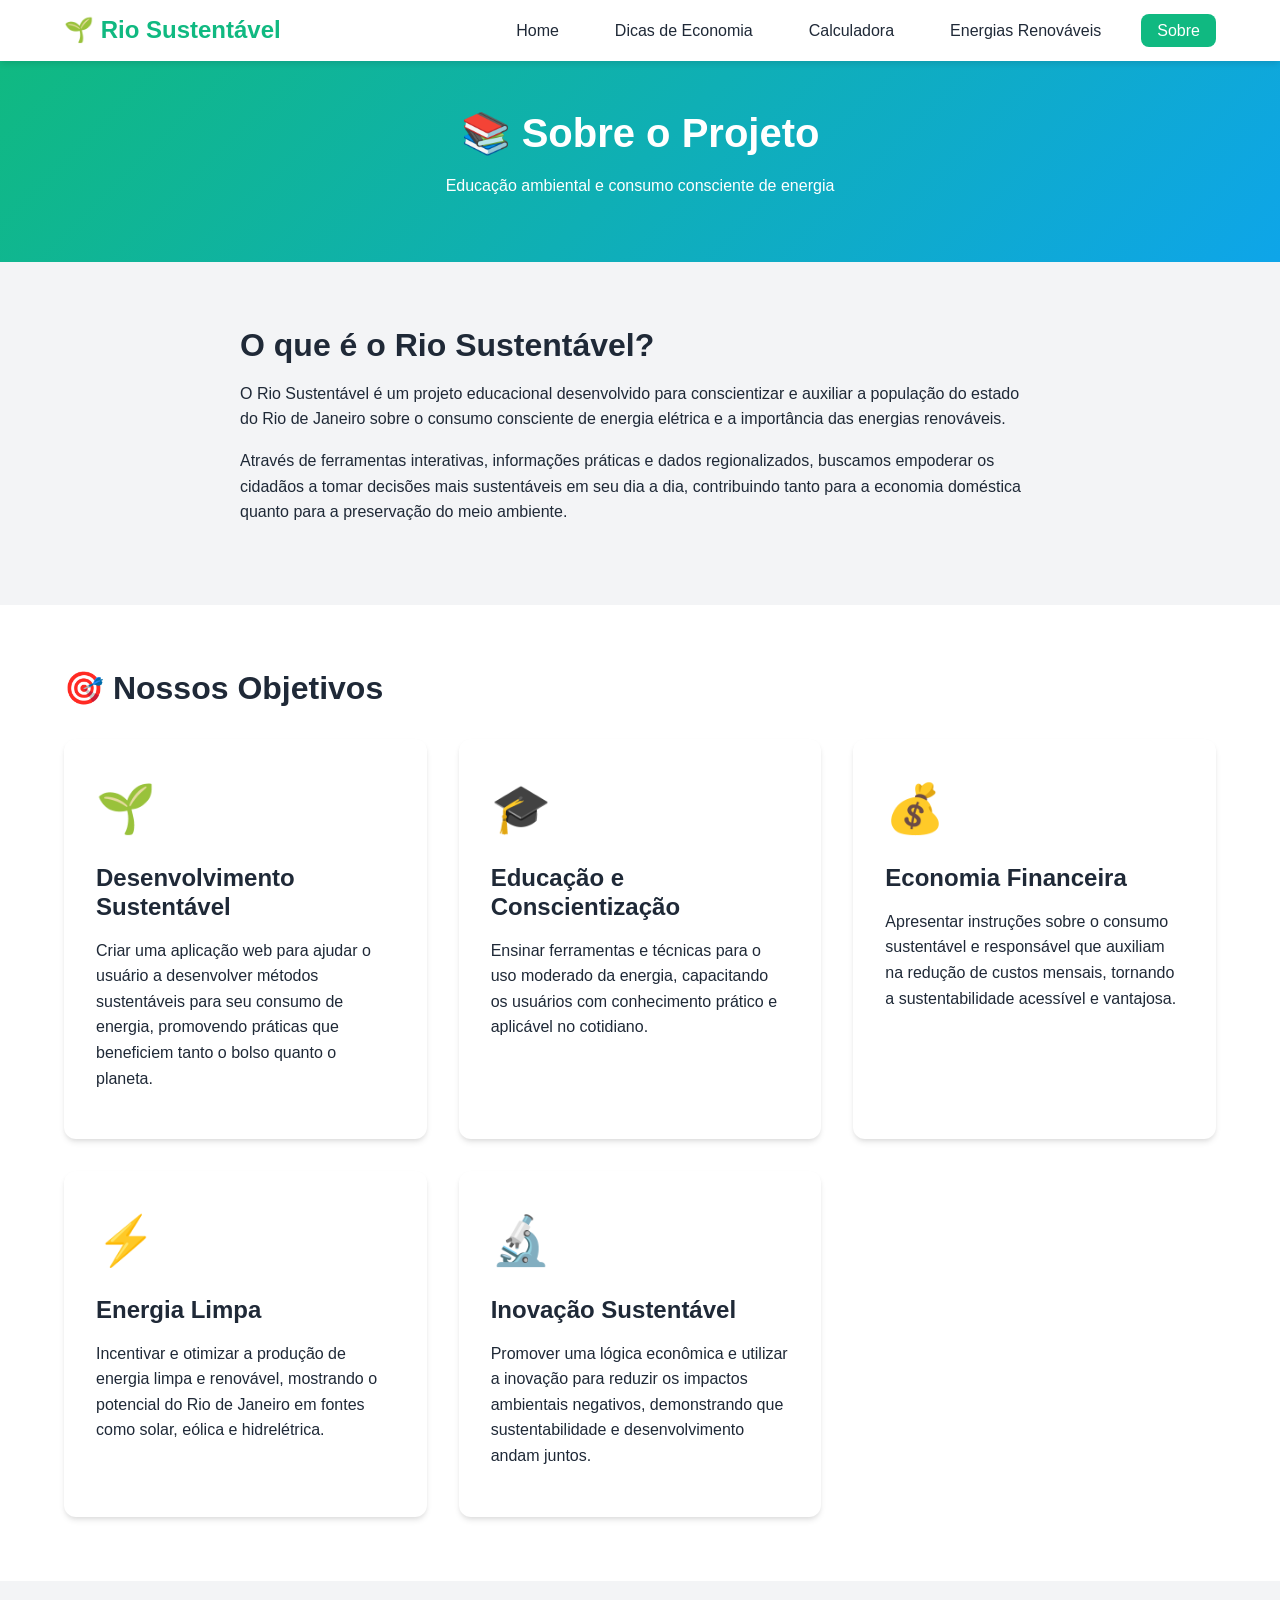
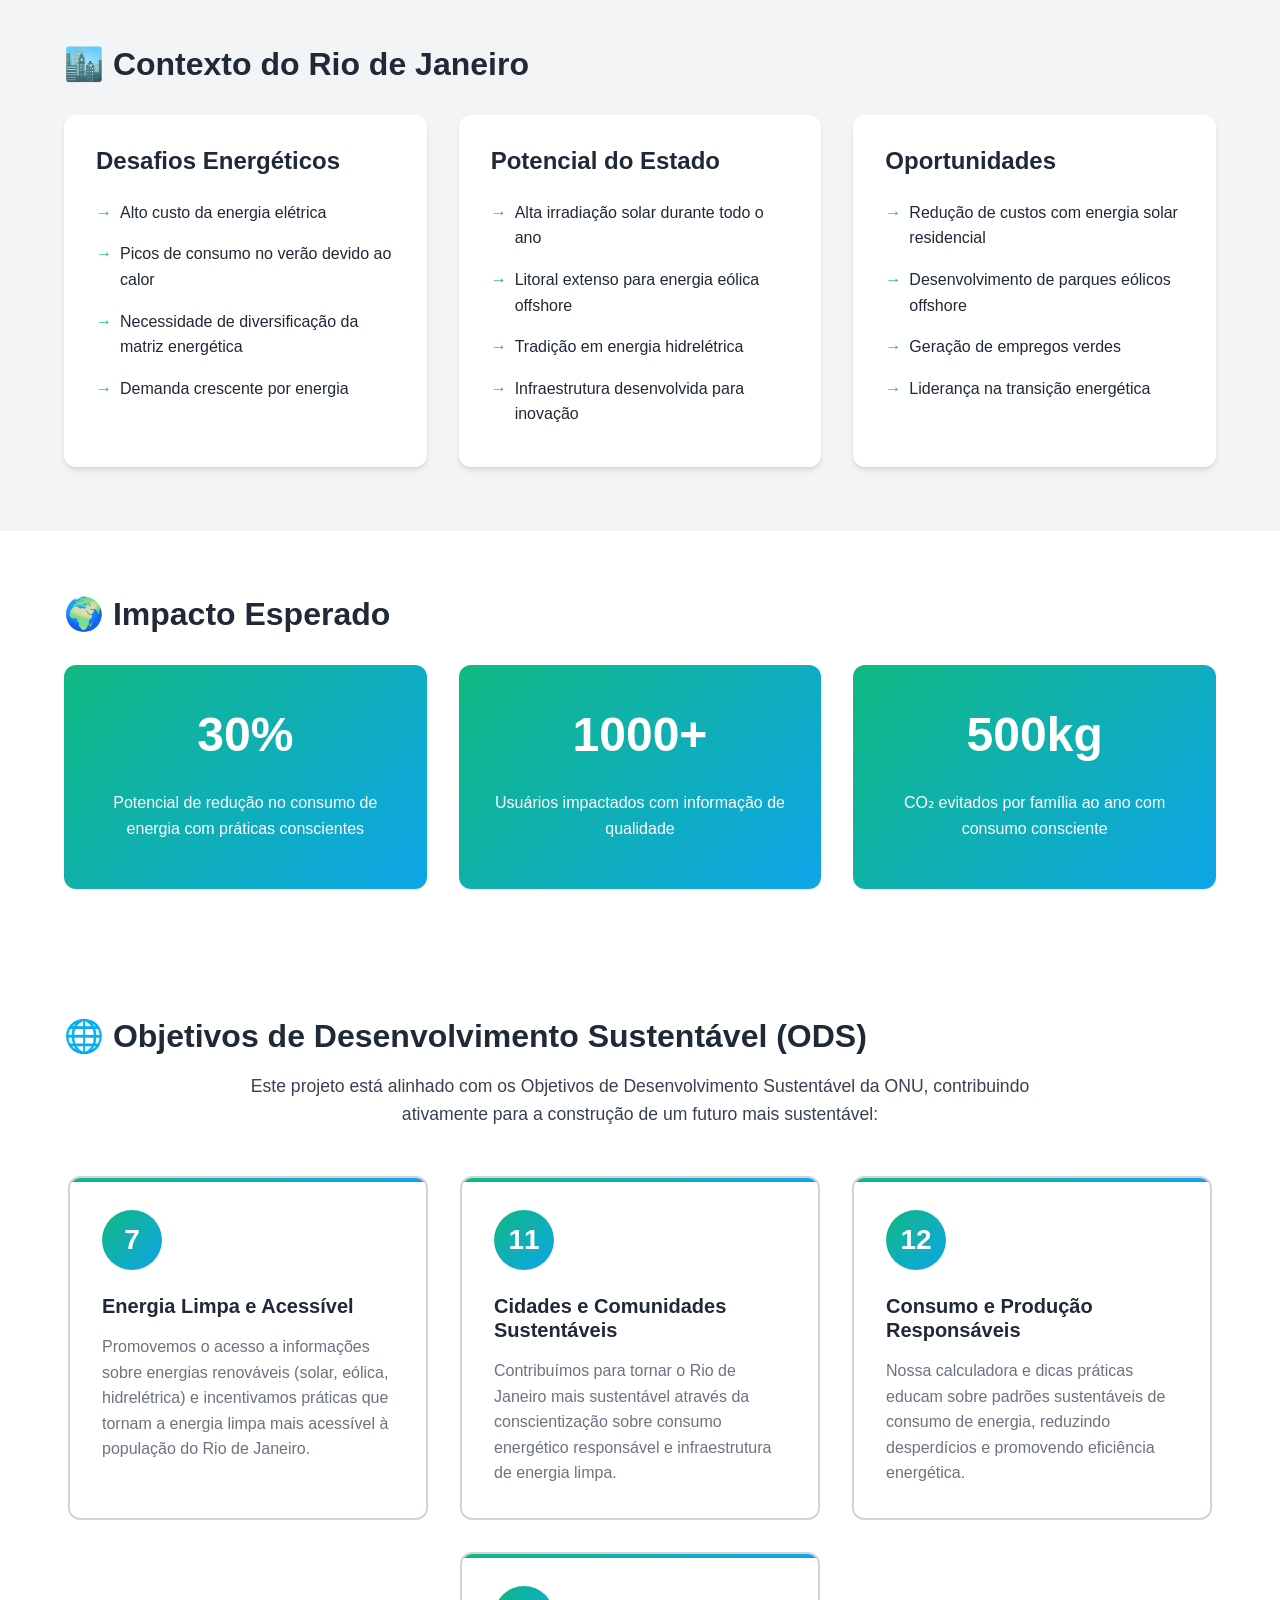
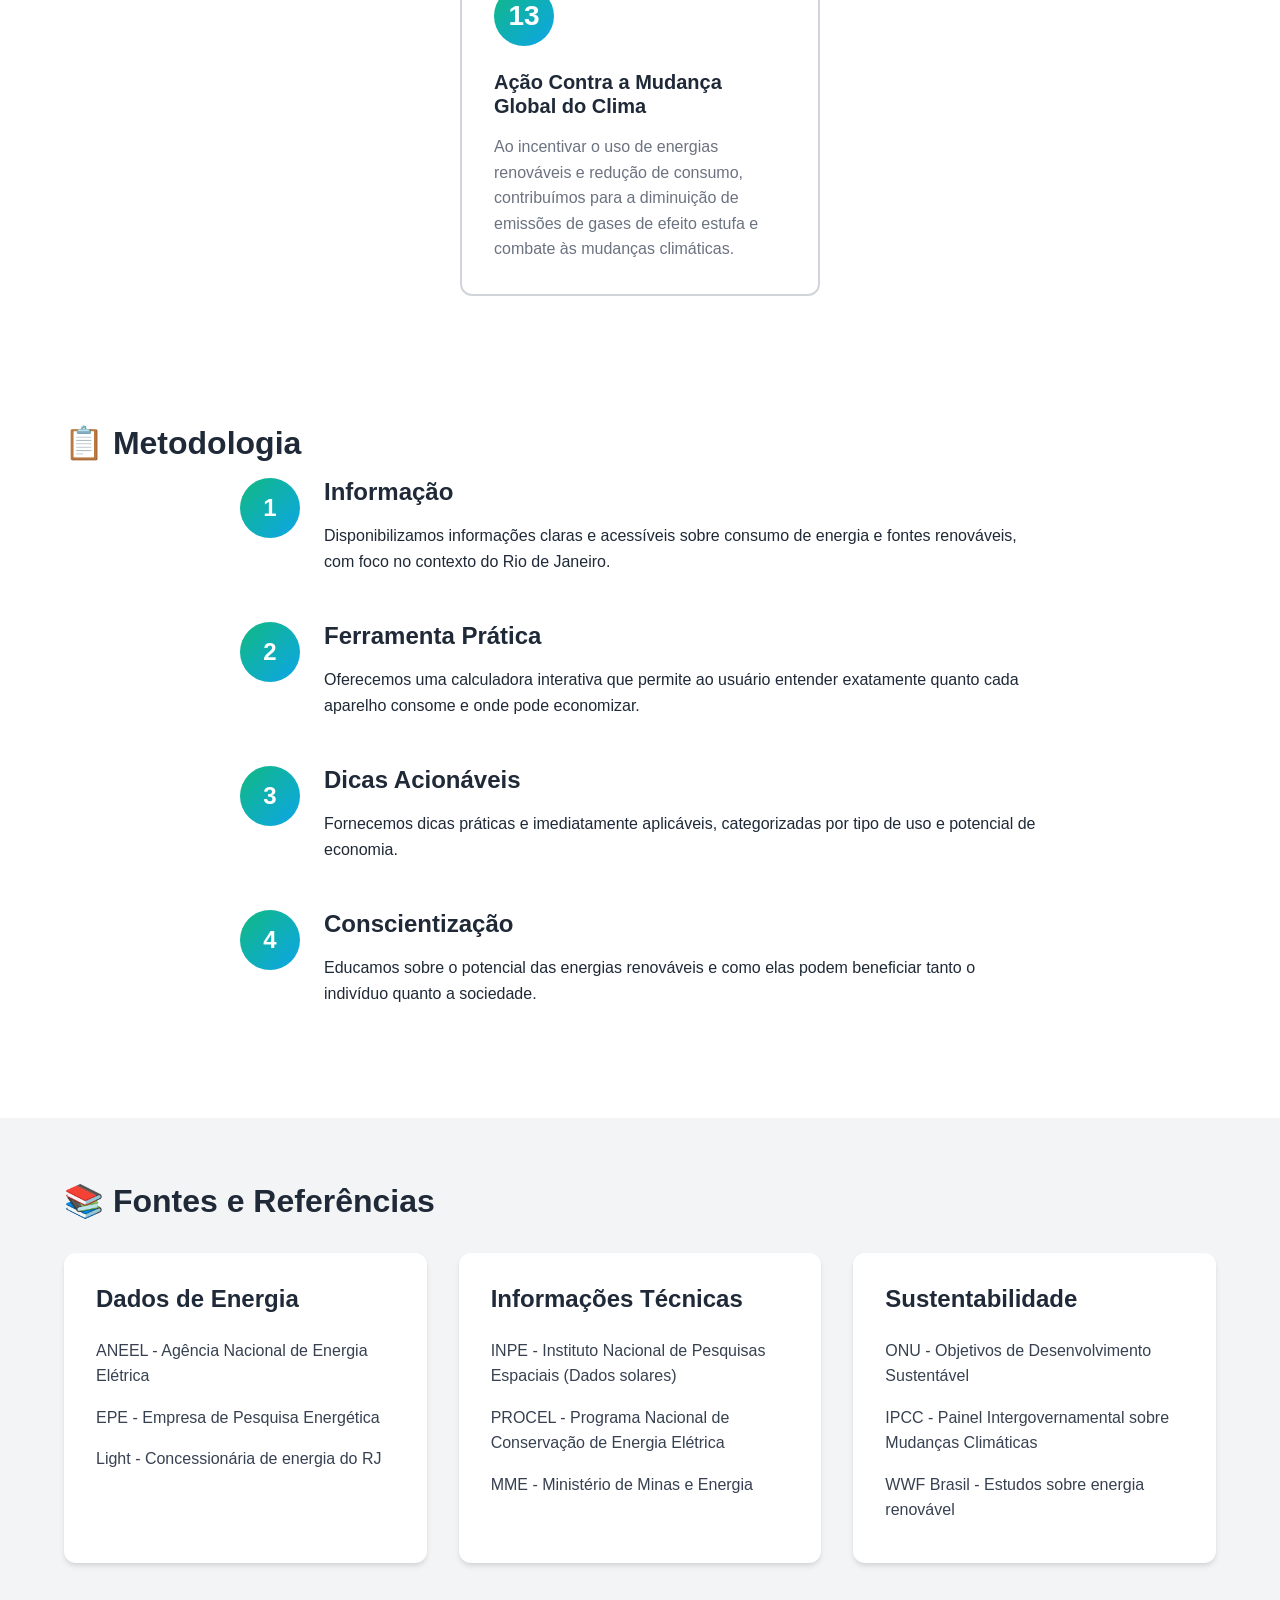
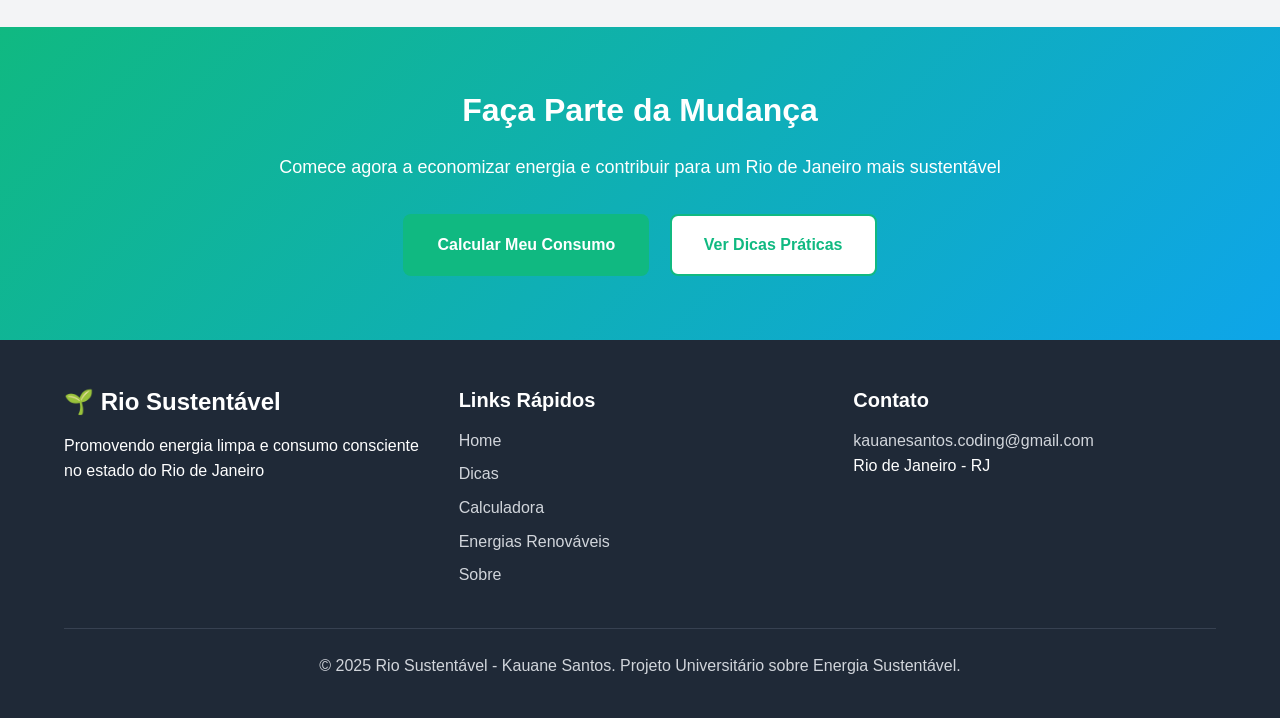
<file: sobre.html>
<!DOCTYPE html>
<html lang="pt-BR">
<head>
    <meta charset="UTF-8">
    <meta name="viewport" content="width=device-width, initial-scale=1.0">
    <meta name="description" content="Sobre o Rio Sustentável - Projeto Educacional">
    <title>Sobre - Rio Sustentável</title>
    <link rel="stylesheet" href="styles.css">
</head>
<body>
    <header class="header">
        <div class="container">
            <div class="logo">
                <h1>🌱 Rio Sustentável</h1>
            </div>
            <nav class="nav" id="nav">
                <ul class="nav-list">
                    <li><a href="index.html">Home</a></li>
                    <li><a href="dicas.html">Dicas de Economia</a></li>
                    <li><a href="calculadora.html">Calculadora</a></li>
                    <li><a href="energias-limpas.html">Energias Renováveis</a></li>
                    <li><a href="sobre.html" class="active">Sobre</a></li>
                </ul>
            </nav>
            <button class="menu-toggle" id="menuToggle">
                <span></span>
                <span></span>
                <span></span>
            </button>
        </div>
    </header>

    <main>
        <section class="page-header">
            <div class="container">
                <h1>📚 Sobre o Projeto</h1>
                <p>Educação ambiental e consumo consciente de energia</p>
            </div>
        </section>

        <section class="about-section">
            <div class="container">
                <div class="about-content">
                    <h2>O que é o Rio Sustentável?</h2>
                    <p>O Rio Sustentável é um projeto educacional desenvolvido para conscientizar e auxiliar a população do estado do Rio de Janeiro sobre o consumo consciente de energia elétrica e a importância das energias renováveis.</p>
                    <p>Através de ferramentas interativas, informações práticas e dados regionalizados, buscamos empoderar os cidadãos a tomar decisões mais sustentáveis em seu dia a dia, contribuindo tanto para a economia doméstica quanto para a preservação do meio ambiente.</p>
                </div>
            </div>
        </section>

        <section class="objectives-detail">
            <div class="container">
                <h2>🎯 Nossos Objetivos</h2>
                <div class="objective-detail-grid">
                    <div class="objective-detail-card">
                        <div class="objective-icon">🌱</div>
                        <h3>Desenvolvimento Sustentável</h3>
                        <p>Criar uma aplicação web para ajudar o usuário a desenvolver métodos sustentáveis para seu consumo de energia, promovendo práticas que beneficiem tanto o bolso quanto o planeta.</p>
                    </div>
                    <div class="objective-detail-card">
                        <div class="objective-icon">🎓</div>
                        <h3>Educação e Conscientização</h3>
                        <p>Ensinar ferramentas e técnicas para o uso moderado da energia, capacitando os usuários com conhecimento prático e aplicável no cotidiano.</p>
                    </div>
                    <div class="objective-detail-card">
                        <div class="objective-icon">💰</div>
                        <h3>Economia Financeira</h3>
                        <p>Apresentar instruções sobre o consumo sustentável e responsável que auxiliam na redução de custos mensais, tornando a sustentabilidade acessível e vantajosa.</p>
                    </div>
                    <div class="objective-detail-card">
                        <div class="objective-icon">⚡</div>
                        <h3>Energia Limpa</h3>
                        <p>Incentivar e otimizar a produção de energia limpa e renovável, mostrando o potencial do Rio de Janeiro em fontes como solar, eólica e hidrelétrica.</p>
                    </div>
                    <div class="objective-detail-card">
                        <div class="objective-icon">🔬</div>
                        <h3>Inovação Sustentável</h3>
                        <p>Promover uma lógica econômica e utilizar a inovação para reduzir os impactos ambientais negativos, demonstrando que sustentabilidade e desenvolvimento andam juntos.</p>
                    </div>
                </div>
            </div>
        </section>

        <section class="context-section">
            <div class="container">
                <h2>🏙️ Contexto do Rio de Janeiro</h2>
                <div class="context-grid">
                    <div class="context-card">
                        <h3>Desafios Energéticos</h3>
                        <ul>
                            <li>Alto custo da energia elétrica</li>
                            <li>Picos de consumo no verão devido ao calor</li>
                            <li>Necessidade de diversificação da matriz energética</li>
                            <li>Demanda crescente por energia</li>
                        </ul>
                    </div>
                    <div class="context-card">
                        <h3>Potencial do Estado</h3>
                        <ul>
                            <li>Alta irradiação solar durante todo o ano</li>
                            <li>Litoral extenso para energia eólica offshore</li>
                            <li>Tradição em energia hidrelétrica</li>
                            <li>Infraestrutura desenvolvida para inovação</li>
                        </ul>
                    </div>
                    <div class="context-card">
                        <h3>Oportunidades</h3>
                        <ul>
                            <li>Redução de custos com energia solar residencial</li>
                            <li>Desenvolvimento de parques eólicos offshore</li>
                            <li>Geração de empregos verdes</li>
                            <li>Liderança na transição energética</li>
                        </ul>
                    </div>
                </div>
            </div>
        </section>

        <section class="impact-section">
            <div class="container">
                <h2>🌍 Impacto Esperado</h2>
                <div class="impact-grid">
                    <div class="impact-card">
                        <div class="impact-number">30%</div>
                        <p>Potencial de redução no consumo de energia com práticas conscientes</p>
                    </div>
                    <div class="impact-card">
                        <div class="impact-number">1000+</div>
                        <p>Usuários impactados com informação de qualidade</p>
                    </div>
                    <div class="impact-card">
                        <div class="impact-number">500kg</div>
                        <p>CO₂ evitados por família ao ano com consumo consciente</p>
                    </div>
                </div>
            </div>
        </section>

        <section class="ods-section">
            <div class="container">
                <h2>🌐 Objetivos de Desenvolvimento Sustentável (ODS)</h2>
                <p class="ods-intro">Este projeto está alinhado com os Objetivos de Desenvolvimento Sustentável da ONU, contribuindo ativamente para a construção de um futuro mais sustentável:</p>
                <div class="ods-grid">
                    <div class="ods-card">
                        <div class="ods-number">7</div>
                        <h3>Energia Limpa e Acessível</h3>
                        <p>Promovemos o acesso a informações sobre energias renováveis (solar, eólica, hidrelétrica) e incentivamos práticas que tornam a energia limpa mais acessível à população do Rio de Janeiro.</p>
                    </div>
                    <div class="ods-card">
                        <div class="ods-number">11</div>
                        <h3>Cidades e Comunidades Sustentáveis</h3>
                        <p>Contribuímos para tornar o Rio de Janeiro mais sustentável através da conscientização sobre consumo energético responsável e infraestrutura de energia limpa.</p>
                    </div>
                    <div class="ods-card">
                        <div class="ods-number">12</div>
                        <h3>Consumo e Produção Responsáveis</h3>
                        <p>Nossa calculadora e dicas práticas educam sobre padrões sustentáveis de consumo de energia, reduzindo desperdícios e promovendo eficiência energética.</p>
                    </div>
                    <div class="ods-card">
                        <div class="ods-number">13</div>
                        <h3>Ação Contra a Mudança Global do Clima</h3>
                        <p>Ao incentivar o uso de energias renováveis e redução de consumo, contribuímos para a diminuição de emissões de gases de efeito estufa e combate às mudanças climáticas.</p>
                    </div>
                </div>
            </div>
        </section>

        <section class="methodology-section">
            <div class="container">
                <h2>📋 Metodologia</h2>
                <div class="methodology-content">
                    <div class="method-step">
                        <div class="step-number">1</div>
                        <div class="step-content">
                            <h3>Informação</h3>
                            <p>Disponibilizamos informações claras e acessíveis sobre consumo de energia e fontes renováveis, com foco no contexto do Rio de Janeiro.</p>
                        </div>
                    </div>
                    <div class="method-step">
                        <div class="step-number">2</div>
                        <div class="step-content">
                            <h3>Ferramenta Prática</h3>
                            <p>Oferecemos uma calculadora interativa que permite ao usuário entender exatamente quanto cada aparelho consome e onde pode economizar.</p>
                        </div>
                    </div>
                    <div class="method-step">
                        <div class="step-number">3</div>
                        <div class="step-content">
                            <h3>Dicas Acionáveis</h3>
                            <p>Fornecemos dicas práticas e imediatamente aplicáveis, categorizadas por tipo de uso e potencial de economia.</p>
                        </div>
                    </div>
                    <div class="method-step">
                        <div class="step-number">4</div>
                        <div class="step-content">
                            <h3>Conscientização</h3>
                            <p>Educamos sobre o potencial das energias renováveis e como elas podem beneficiar tanto o indivíduo quanto a sociedade.</p>
                        </div>
                    </div>
                </div>
            </div>
        </section>

        <section class="references-section">
            <div class="container">
                <h2>📚 Fontes e Referências</h2>
                <div class="references-list">
                    <div class="reference-item">
                        <h3>Dados de Energia</h3>
                        <ul>
                            <li>ANEEL - Agência Nacional de Energia Elétrica</li>
                            <li>EPE - Empresa de Pesquisa Energética</li>
                            <li>Light - Concessionária de energia do RJ</li>
                        </ul>
                    </div>
                    <div class="reference-item">
                        <h3>Informações Técnicas</h3>
                        <ul>
                            <li>INPE - Instituto Nacional de Pesquisas Espaciais (Dados solares)</li>
                            <li>PROCEL - Programa Nacional de Conservação de Energia Elétrica</li>
                            <li>MME - Ministério de Minas e Energia</li>
                        </ul>
                    </div>
                    <div class="reference-item">
                        <h3>Sustentabilidade</h3>
                        <ul>
                            <li>ONU - Objetivos de Desenvolvimento Sustentável</li>
                            <li>IPCC - Painel Intergovernamental sobre Mudanças Climáticas</li>
                            <li>WWF Brasil - Estudos sobre energia renovável</li>
                        </ul>
                    </div>
                </div>
            </div>
        </section>

        <section class="cta-section">
            <div class="container">
                <div class="cta-content">
                    <h2>Faça Parte da Mudança</h2>
                    <p>Comece agora a economizar energia e contribuir para um Rio de Janeiro mais sustentável</p>
                    <a href="calculadora.html" class="btn btn-primary">Calcular Meu Consumo</a>
                    <a href="dicas.html" class="btn btn-secondary">Ver Dicas Práticas</a>
                </div>
            </div>
        </section>
    </main>

    <footer class="footer">
        <div class="container">
            <div class="footer-content">
                <div class="footer-section">
                    <h3>🌱 Rio Sustentável</h3>
                    <p>Promovendo energia limpa e consumo consciente no estado do Rio de Janeiro</p>
                </div>
                <div class="footer-section">
                    <h4>Links Rápidos</h4>
                    <ul>
                        <li><a href="index.html">Home</a></li>
                        <li><a href="dicas.html">Dicas</a></li>
                        <li><a href="calculadora.html">Calculadora</a></li>
                        <li><a href="energias-limpas.html">Energias Renováveis</a></li>
                        <li><a href="sobre.html">Sobre</a></li>
                    </ul>
                </div>
                <div class="footer-section">
                    <h4>Contato</h4>
                    <a href="mailto:kauanesantos.coding@gmail.com">kauanesantos.coding@gmail.com</a>
                    <p>Rio de Janeiro - RJ</p>
                </div>
            </div>
            <div class="footer-bottom">
                <p>&copy; 2025 Rio Sustentável - Kauane Santos. Projeto Universitário sobre Energia Sustentável.</p>
            </div>
        </div>
    </footer>

    <script src="script.js"></script>
</body>
</html>
</file>
<file: styles.css>
/* ===========================
   Reset e Configurações Base
   =========================== */
* {
    margin: 0;
    padding: 0;
    box-sizing: border-box;
}

:root {
    /* Cores principais */
    --primary-color: #10b981;
    --primary-dark: #059669;
    --primary-light: #34d399;
    --secondary-color: #0ea5e9;
    --secondary-dark: #0284c7;
    --accent-color: #f59e0b;
    
    /* Cores neutras */
    --dark: #1f2937;
    --gray-dark: #374151;
    --gray: #6b7280;
    --gray-light: #d1d5db;
    --light: #f3f4f6;
    --white: #ffffff;
    
    /* Cores de status */
    --success: #10b981;
    --warning: #f59e0b;
    --error: #ef4444;
    
    /* Tipografia */
    --font-family: 'Segoe UI', Tahoma, Geneva, Verdana, sans-serif;
    --font-size-base: 16px;
    --line-height: 1.6;
    
    /* Espaçamentos */
    --spacing-xs: 0.5rem;
    --spacing-sm: 1rem;
    --spacing-md: 1.5rem;
    --spacing-lg: 2rem;
    --spacing-xl: 3rem;
    --spacing-xxl: 4rem;
    
    /* Bordas */
    --border-radius: 8px;
    --border-radius-lg: 12px;
    
    /* Sombras */
    --shadow-sm: 0 1px 2px 0 rgba(0, 0, 0, 0.05);
    --shadow: 0 4px 6px -1px rgba(0, 0, 0, 0.1), 0 2px 4px -1px rgba(0, 0, 0, 0.06);
    --shadow-lg: 0 10px 15px -3px rgba(0, 0, 0, 0.1), 0 4px 6px -2px rgba(0, 0, 0, 0.05);
    --shadow-xl: 0 20px 25px -5px rgba(0, 0, 0, 0.1), 0 10px 10px -5px rgba(0, 0, 0, 0.04);
    
    /* Transições */
    --transition: all 0.3s ease;
}

html {
    scroll-behavior: smooth;
}

body {
    font-family: var(--font-family);
    font-size: var(--font-size-base);
    line-height: var(--line-height);
    color: var(--dark);
    background-color: var(--white);
    overflow-x: hidden;
}

/* ===========================
   Tipografia
   =========================== */
h1, h2, h3, h4, h5, h6 {
    font-weight: 700;
    line-height: 1.2;
    margin-bottom: var(--spacing-sm);
    color: var(--dark);
}

h1 { font-size: 2.5rem; }
h2 { font-size: 2rem; }
h3 { font-size: 1.5rem; }
h4 { font-size: 1.25rem; }
h5 { font-size: 1.125rem; }
h6 { font-size: 1rem; }

p {
    margin-bottom: var(--spacing-sm);
}

a {
    color: var(--primary-color);
    text-decoration: none;
    transition: var(--transition);
}

a:hover {
    color: var(--primary-dark);
}

/* ===========================
   Container e Layout
   =========================== */
.container {
    max-width: 1200px;
    margin: 0 auto;
    padding: 0 var(--spacing-md);
}

/* ===========================
   Header e Navegação
   =========================== */
.header {
    background-color: var(--white);
    box-shadow: var(--shadow);
    position: sticky;
    top: 0;
    z-index: 1000;
    transition: var(--transition);
}

.header .container {
    display: flex;
    justify-content: space-between;
    align-items: center;
    padding: var(--spacing-sm) var(--spacing-md);
}

.logo h1 {
    font-size: 1.5rem;
    margin: 0;
    color: var(--primary-color);
}

.nav-list {
    display: flex;
    list-style: none;
    gap: var(--spacing-md);
}

.nav-list a {
    color: var(--dark);
    font-weight: 500;
    padding: var(--spacing-xs) var(--spacing-sm);
    border-radius: var(--border-radius);
    transition: var(--transition);
}

.nav-list a:hover,
.nav-list a.active {
    background-color: var(--primary-color);
    color: var(--white);
}

.menu-toggle {
    display: none;
    flex-direction: column;
    gap: 5px;
    background: none;
    border: none;
    cursor: pointer;
    padding: var(--spacing-xs);
}

.menu-toggle span {
    width: 25px;
    height: 3px;
    background-color: var(--dark);
    border-radius: 2px;
    transition: var(--transition);
}

/* ===========================
   Hero Section
   =========================== */
.hero {
    background: linear-gradient(135deg, var(--primary-color) 0%, var(--secondary-color) 100%);
    color: var(--white);
    padding: var(--spacing-xxl) 0;
    text-align: center;
    position: relative;
    overflow: hidden;
}

.hero::before {
    content: '';
    position: absolute;
    top: 0;
    left: 0;
    right: 0;
    bottom: 0;
    background: url('data:image/svg+xml,<svg xmlns="http://www.w3.org/2000/svg" viewBox="0 0 1200 120"><path d="M321.39,56.44c58-10.79,114.16-30.13,172-41.86,82.39-16.72,168.19-17.73,250.45-.39C823.78,31,906.67,72,985.66,92.83c70.05,18.48,146.53,26.09,214.34,3V0H0V27.35A600.21,600.21,0,0,0,321.39,56.44Z" fill="rgba(255,255,255,0.1)"/></svg>') no-repeat bottom;
    background-size: cover;
    opacity: 0.3;
}

.hero-content {
    position: relative;
    z-index: 1;
}

.hero h2 {
    font-size: 3rem;
    margin-bottom: var(--spacing-md);
    color: var(--white);
}

.hero p {
    font-size: 1.25rem;
    margin-bottom: var(--spacing-lg);
    opacity: 0.95;
}

/* ===========================
   Botões
   =========================== */
.btn {
    display: inline-block;
    padding: var(--spacing-sm) var(--spacing-lg);
    border-radius: var(--border-radius);
    font-weight: 600;
    text-align: center;
    cursor: pointer;
    transition: var(--transition);
    border: 2px solid transparent;
    font-size: 1rem;
}

.btn-primary {
    background-color: var(--primary-color);
    color: var(--white);
}

.btn-primary:hover {
    background-color: var(--primary-dark);
    transform: translateY(-2px);
    box-shadow: var(--shadow-lg);
}

.btn-secondary {
    background-color: var(--white);
    color: var(--primary-color);
    border-color: var(--primary-color);
    margin-left: var(--spacing-sm);
}

.btn-secondary:hover {
    background-color: var(--primary-color);
    color: var(--white);
    transform: translateY(-2px);
}

/* ===========================
   Cards
   =========================== */
.stats, .objectives, .explore, .tips-section, .energy-types {
    padding: var(--spacing-xxl) 0;
}

.stats {
    background-color: var(--light);
}

.stats h2, .objectives h2, .explore h2 {
    text-align: center;
    margin-bottom: var(--spacing-xl);
}

.stats-grid, .explore-grid, .tips-grid {
    display: grid;
    grid-template-columns: repeat(auto-fit, minmax(250px, 1fr));
    gap: var(--spacing-lg);
    margin-top: var(--spacing-lg);
}

.objectives-grid {
    display: flex;
    flex-wrap: wrap;
    justify-content: center;
    gap: var(--spacing-lg);
    margin-top: var(--spacing-lg);
}

.objectives-grid .objective-card {
    flex: 1 1 220px;
    max-width: 280px;
}

.stat-card, .objective-card, .tip-card {
    background-color: var(--white);
    padding: var(--spacing-lg);
    border-radius: var(--border-radius-lg);
    box-shadow: var(--shadow);
    transition: var(--transition);
    text-align: center;
    display: flex;
    flex-direction: column;
}

.stat-card:hover, .objective-card:hover, .tip-card:hover {
    transform: translateY(-5px);
    box-shadow: var(--shadow-xl);
}

.stat-icon, .tip-icon {
    font-size: 3rem;
    margin-bottom: var(--spacing-sm);
}

.objective-number {
    display: inline-block;
    background: linear-gradient(135deg, var(--primary-color), var(--secondary-color));
    color: var(--white);
    width: 60px;
    height: 60px;
    line-height: 60px;
    border-radius: 50%;
    font-size: 1.5rem;
    font-weight: 700;
    margin-bottom: var(--spacing-sm);
}

.explore-card {
    background: linear-gradient(135deg, var(--primary-color) 0%, var(--secondary-color) 100%);
    color: var(--white);
    padding: var(--spacing-lg);
    border-radius: var(--border-radius-lg);
    transition: var(--transition);
    position: relative;
    overflow: hidden;
}

.explore-card::before {
    content: '';
    position: absolute;
    top: 0;
    left: -100%;
    width: 100%;
    height: 100%;
    background: rgba(255, 255, 255, 0.1);
    transition: var(--transition);
}

.explore-card:hover::before {
    left: 100%;
}

.explore-card:hover {
    transform: translateY(-5px);
    box-shadow: var(--shadow-xl);
}

.explore-icon {
    font-size: 3rem;
    margin-bottom: var(--spacing-sm);
}

.explore-card h3 {
    color: var(--white);
    margin-bottom: var(--spacing-sm);
}

.explore-arrow {
    display: inline-block;
    font-size: 1.5rem;
    margin-top: var(--spacing-sm);
    transition: var(--transition);
}

.explore-card:hover .explore-arrow {
    transform: translateX(10px);
}

/* ===========================
   Page Header
   =========================== */
.page-header {
    background: linear-gradient(135deg, var(--primary-color) 0%, var(--secondary-color) 100%);
    color: var(--white);
    padding: var(--spacing-xl) 0;
    text-align: center;
}

.page-header h1 {
    color: var(--white);
    margin-bottom: var(--spacing-sm);
}

/* ===========================
   Dicas (Tips)
   =========================== */
.tips-section h2 {
    margin-bottom: var(--spacing-lg);
    color: var(--dark);
}

.tip-card h3 {
    color: var(--dark);
    margin-top: var(--spacing-sm);
}

.tip-savings {
    margin-top: auto;
    padding-top: var(--spacing-md);
    border-top: 2px solid var(--light);
}

.savings-badge {
    display: inline-block;
    background-color: var(--success);
    color: var(--white);
    padding: var(--spacing-xs) var(--spacing-sm);
    border-radius: var(--border-radius);
    font-size: 0.875rem;
    font-weight: 600;
}

/* ===========================
   Calculadora
   =========================== */
.calculator-section {
    padding: var(--spacing-xxl) 0;
    background-color: var(--light);
}

.calculator-info {
    margin-bottom: var(--spacing-lg);
}

.info-box {
    background: linear-gradient(135deg, var(--accent-color), var(--warning));
    color: var(--white);
    padding: var(--spacing-md);
    border-radius: var(--border-radius-lg);
    text-align: center;
}

.info-box h3 {
    color: var(--white);
    margin-bottom: var(--spacing-xs);
}

.calculator-wrapper {
    display: grid;
    grid-template-columns: 1fr;
    gap: var(--spacing-lg);
}

.calculator-form, .calculator-results {
    background-color: var(--white);
    padding: var(--spacing-lg);
    border-radius: var(--border-radius-lg);
    box-shadow: var(--shadow);
}

.form-description {
    color: var(--gray);
    margin-bottom: var(--spacing-lg);
}

.appliance-item {
    background-color: var(--light);
    padding: var(--spacing-md);
    border-radius: var(--border-radius);
    margin-bottom: var(--spacing-md);
}

.appliance-header {
    display: flex;
    justify-content: space-between;
    align-items: center;
    margin-bottom: var(--spacing-sm);
}

.appliance-header h3 {
    font-size: 1.125rem;
    color: var(--primary-color);
}

.btn-remove {
    background-color: var(--error);
    color: var(--white);
    border: none;
    border-radius: 50%;
    width: 30px;
    height: 30px;
    cursor: pointer;
    font-size: 1.25rem;
    transition: var(--transition);
}

.btn-remove:hover {
    background-color: #dc2626;
    transform: scale(1.1);
}

.form-grid {
    display: grid;
    grid-template-columns: repeat(auto-fit, minmax(200px, 1fr));
    gap: var(--spacing-sm);
}

.form-group {
    display: flex;
    flex-direction: column;
}

.form-group label {
    font-weight: 600;
    margin-bottom: var(--spacing-xs);
    color: var(--dark);
    font-size: 0.875rem;
}

.form-group input,
.form-group select {
    padding: var(--spacing-xs) var(--spacing-sm);
    border: 2px solid var(--gray-light);
    border-radius: var(--border-radius);
    font-size: 1rem;
    transition: var(--transition);
}

.form-group input:focus,
.form-group select:focus {
    outline: none;
    border-color: var(--primary-color);
}

.result-summary {
    display: grid;
    grid-template-columns: repeat(auto-fit, minmax(200px, 1fr));
    gap: var(--spacing-md);
    margin-bottom: var(--spacing-lg);
}

.result-card {
    background: linear-gradient(135deg, var(--primary-color), var(--secondary-color));
    color: var(--white);
    padding: var(--spacing-md);
    border-radius: var(--border-radius-lg);
    text-align: center;
}

.result-label {
    font-size: 0.875rem;
    opacity: 0.9;
    margin-bottom: var(--spacing-xs);
}

.result-value {
    font-size: 2rem;
    font-weight: 700;
    margin: var(--spacing-xs) 0;
}

.result-value.highlight {
    font-size: 2.5rem;
}

.result-sublabel {
    font-size: 0.875rem;
    opacity: 0.8;
}

.results-details {
    margin: var(--spacing-lg) 0;
}

.result-item {
    background-color: var(--light);
    padding: var(--spacing-md);
    border-radius: var(--border-radius);
    margin-bottom: var(--spacing-sm);
    display: flex;
    justify-content: space-between;
    align-items: center;
}

.result-item-name {
    font-weight: 600;
    color: var(--dark);
}

.result-item-details {
    display: flex;
    gap: var(--spacing-md);
    font-size: 0.875rem;
    color: var(--gray);
}

.result-item-cost {
    font-weight: 700;
    color: var(--primary-color);
    font-size: 1.125rem;
}

.suggestions {
    background-color: var(--light);
    padding: var(--spacing-md);
    border-radius: var(--border-radius);
    margin-top: var(--spacing-lg);
}

.suggestion-item {
    background-color: var(--white);
    padding: var(--spacing-sm);
    border-left: 4px solid var(--primary-color);
    margin-bottom: var(--spacing-sm);
    border-radius: var(--border-radius);
}

/* ===========================
   Energias Renováveis
   =========================== */
.energy-intro {
    padding: var(--spacing-xl) 0;
    background-color: var(--light);
}

.intro-content {
    max-width: 800px;
    margin: 0 auto;
    text-align: center;
}

.energy-type {
    padding: var(--spacing-xxl) 0;
}

.energy-type:nth-child(even) {
    background-color: var(--light);
}

.energy-content {
    max-width: 900px;
    margin: 0 auto;
}

.energy-icon {
    font-size: 4rem;
    text-align: center;
    margin-bottom: var(--spacing-md);
}

.energy-description {
    font-size: 1.125rem;
    color: var(--gray-dark);
    margin-bottom: var(--spacing-lg);
}

.energy-list {
    list-style: none;
    margin: var(--spacing-md) 0;
}

.energy-list li {
    padding: var(--spacing-xs) 0;
    padding-left: var(--spacing-md);
    position: relative;
}

.energy-list li::before {
    content: '✓';
    color: var(--primary-color);
    font-weight: 700;
    position: absolute;
    left: 0;
}

.benefits-grid {
    display: grid;
    grid-template-columns: repeat(auto-fit, minmax(200px, 1fr));
    gap: var(--spacing-md);
    margin-top: var(--spacing-md);
}

.benefit-item {
    background-color: var(--white);
    padding: var(--spacing-md);
    border-radius: var(--border-radius);
    text-align: center;
    box-shadow: var(--shadow-sm);
}

.benefit-icon {
    font-size: 2rem;
    display: block;
    margin-bottom: var(--spacing-xs);
}

.comparison-section {
    padding: var(--spacing-xxl) 0;
    background-color: var(--light);
}

.comparison-grid {
    display: grid;
    grid-template-columns: repeat(auto-fit, minmax(300px, 1fr));
    gap: var(--spacing-lg);
    margin-top: var(--spacing-lg);
}

.comparison-card {
    padding: var(--spacing-lg);
    border-radius: var(--border-radius-lg);
    box-shadow: var(--shadow);
}

.comparison-card.green {
    background-color: var(--white);
    border: 3px solid var(--success);
}

.comparison-card.red {
    background-color: var(--white);
    border: 3px solid var(--error);
}

.comparison-card ul {
    list-style: none;
}

.comparison-card li {
    padding: var(--spacing-xs) 0;
}

/* ===========================
   Sobre
   =========================== */
.about-section, .objectives-detail, .context-section, .impact-section, .ods-section, .methodology-section, .references-section {
    padding: var(--spacing-xxl) 0;
}

.about-section {
    background-color: var(--light);
}

.about-content {
    max-width: 800px;
    margin: 0 auto;
}

.objective-detail-grid {
    display: grid;
    grid-template-columns: repeat(auto-fit, minmax(300px, 1fr));
    gap: var(--spacing-lg);
    margin-top: var(--spacing-lg);
}

.objective-detail-card {
    background-color: var(--white);
    padding: var(--spacing-lg);
    border-radius: var(--border-radius-lg);
    box-shadow: var(--shadow);
}

.objective-icon {
    font-size: 3rem;
    margin-bottom: var(--spacing-sm);
}

.context-section {
    background-color: var(--light);
}

.context-grid {
    display: grid;
    grid-template-columns: repeat(auto-fit, minmax(300px, 1fr));
    gap: var(--spacing-lg);
    margin-top: var(--spacing-lg);
}

.context-card {
    background-color: var(--white);
    padding: var(--spacing-lg);
    border-radius: var(--border-radius-lg);
    box-shadow: var(--shadow);
}

.context-card ul {
    list-style: none;
}

.context-card li {
    padding: var(--spacing-xs) 0;
    padding-left: var(--spacing-md);
    position: relative;
}

.context-card li::before {
    content: '→';
    color: var(--primary-color);
    position: absolute;
    left: 0;
}

.impact-grid {
    display: grid;
    grid-template-columns: repeat(auto-fit, minmax(250px, 1fr));
    gap: var(--spacing-lg);
    margin-top: var(--spacing-lg);
}

.impact-card {
    background: linear-gradient(135deg, var(--primary-color), var(--secondary-color));
    color: var(--white);
    padding: var(--spacing-lg);
    border-radius: var(--border-radius-lg);
    text-align: center;
}

.impact-number {
    font-size: 3rem;
    font-weight: 700;
    margin-bottom: var(--spacing-sm);
}

/* ODS Section */
.ods-section {
    padding: var(--spacing-xxl) 0;
    background-color: var(--white);
}

.ods-intro {
    text-align: center;
    max-width: 800px;
    margin: 0 auto var(--spacing-xl) auto;
    font-size: 1.1rem;
    color: var(--gray-dark);
}

.ods-grid {
    display: flex;
    flex-wrap: wrap;
    justify-content: center;
    gap: var(--spacing-lg);
    margin-top: var(--spacing-lg);
}

.ods-card {
    flex: 1 1 280px;
    max-width: 360px;
    background-color: var(--white);
    border: 2px solid var(--gray-light);
    border-radius: var(--border-radius-lg);
    padding: var(--spacing-lg);
    transition: var(--transition);
    position: relative;
    overflow: hidden;
}

.ods-card::before {
    content: '';
    position: absolute;
    top: 0;
    left: 0;
    width: 100%;
    height: 4px;
    background: linear-gradient(90deg, var(--primary-color), var(--secondary-color));
}

.ods-card:hover {
    transform: translateY(-5px);
    box-shadow: var(--shadow-lg);
    border-color: var(--primary-color);
}

.ods-number {
    display: inline-block;
    width: 60px;
    height: 60px;
    background: linear-gradient(135deg, var(--primary-color), var(--secondary-color));
    color: var(--white);
    font-size: 1.75rem;
    font-weight: 700;
    border-radius: 50%;
    display: flex;
    align-items: center;
    justify-content: center;
    margin-bottom: var(--spacing-md);
}

.ods-card h3 {
    color: var(--dark);
    margin-bottom: var(--spacing-sm);
    font-size: 1.25rem;
}

.ods-card p {
    color: var(--gray);
    line-height: 1.6;
    margin-bottom: 0;
}

.methodology-content {
    max-width: 800px;
    margin: 0 auto;
}

.method-step {
    display: flex;
    gap: var(--spacing-md);
    margin-bottom: var(--spacing-lg);
    align-items: flex-start;
}

.step-number {
    background: linear-gradient(135deg, var(--primary-color), var(--secondary-color));
    color: var(--white);
    width: 60px;
    height: 60px;
    line-height: 60px;
    border-radius: 50%;
    text-align: center;
    font-size: 1.5rem;
    font-weight: 700;
    flex-shrink: 0;
}

.step-content h3 {
    margin-top: 0;
}

.references-section {
    background-color: var(--light);
}

.references-list {
    display: grid;
    grid-template-columns: repeat(auto-fit, minmax(300px, 1fr));
    gap: var(--spacing-lg);
    margin-top: var(--spacing-lg);
}

.reference-item {
    background-color: var(--white);
    padding: var(--spacing-lg);
    border-radius: var(--border-radius-lg);
    box-shadow: var(--shadow);
}

.reference-item ul {
    list-style: none;
}

.reference-item li {
    padding: var(--spacing-xs) 0;
    color: var(--gray-dark);
}

/* ===========================
   Info Section
   =========================== */
.info-section {
    padding: var(--spacing-xxl) 0;
}

.info-grid {
    display: grid;
    grid-template-columns: repeat(auto-fit, minmax(250px, 1fr));
    gap: var(--spacing-lg);
    margin-top: var(--spacing-lg);
}

.info-card {
    background-color: var(--light);
    padding: var(--spacing-lg);
    border-radius: var(--border-radius-lg);
    text-align: center;
}

/* ===========================
   CTA Section
   =========================== */
.cta-section {
    padding: var(--spacing-xxl) 0;
    background: linear-gradient(135deg, var(--primary-color) 0%, var(--secondary-color) 100%);
    color: var(--white);
}

.cta-content {
    text-align: center;
}

.cta-content h2 {
    color: var(--white);
    margin-bottom: var(--spacing-md);
}

.cta-content p {
    font-size: 1.125rem;
    margin-bottom: var(--spacing-lg);
}

/* ===========================
   Footer
   =========================== */
.footer {
    background-color: var(--dark);
    color: var(--white);
    padding: var(--spacing-xl) 0 var(--spacing-md);
}

.footer-content {
    display: grid;
    grid-template-columns: repeat(auto-fit, minmax(250px, 1fr));
    gap: var(--spacing-lg);
    margin-bottom: var(--spacing-lg);
}

.footer-section h3, .footer-section h4 {
    color: var(--white);
    margin-bottom: var(--spacing-sm);
}

.footer-section ul {
    list-style: none;
}

.footer-section li {
    margin-bottom: var(--spacing-xs);
}

.footer-section a {
    color: var(--gray-light);
    transition: var(--transition);
}

.footer-section a:hover {
    color: var(--primary-light);
}

.footer-bottom {
    border-top: 1px solid var(--gray-dark);
    padding-top: var(--spacing-md);
    text-align: center;
    color: var(--gray-light);
}

/* ===========================
   Responsividade
   =========================== */
@media (max-width: 768px) {
    h1 { font-size: 2rem; }
    h2 { font-size: 1.5rem; }
    h3 { font-size: 1.25rem; }
    
    .hero h2 {
        font-size: 2rem;
    }
    
    .hero p {
        font-size: 1rem;
    }
    
    .menu-toggle {
        display: flex;
    }
    
    .nav {
        position: absolute;
        top: 100%;
        left: 0;
        right: 0;
        background-color: var(--white);
        box-shadow: var(--shadow-lg);
        max-height: 0;
        overflow: hidden;
        transition: var(--transition);
    }
    
    .nav.active {
        max-height: 500px;
    }
    
    .nav-list {
        flex-direction: column;
        padding: var(--spacing-md);
        gap: 0;
    }
    
    .nav-list li {
        margin-bottom: var(--spacing-sm);
    }
    
    .stats-grid, .objectives-grid, .explore-grid, .tips-grid {
        grid-template-columns: 1fr;
    }
    
    .form-grid {
        grid-template-columns: 1fr;
    }
    
    .result-summary {
        grid-template-columns: 1fr;
    }
    
    .result-item {
        flex-direction: column;
        gap: var(--spacing-sm);
        text-align: center;
    }
    
    .btn-secondary {
        margin-left: 0;
        margin-top: var(--spacing-sm);
        display: block;
    }
}

@media (max-width: 480px) {
    .container {
        padding: 0 var(--spacing-sm);
    }
    
    h1 { font-size: 1.75rem; }
    h2 { font-size: 1.375rem; }
    
    .hero h2 {
        font-size: 1.75rem;
    }
    
    .result-value {
        font-size: 1.5rem;
    }
    
    .result-value.highlight {
        font-size: 2rem;
    }
    
    .impact-number {
        font-size: 2rem;
    }
}

/* ===========================
   Animações
   =========================== */
@keyframes fadeIn {
    from {
        opacity: 0;
        transform: translateY(20px);
    }
    to {
        opacity: 1;
        transform: translateY(0);
    }
}

.fade-in {
    animation: fadeIn 0.6s ease-out;
}

/* ===========================
   Utilitários
   =========================== */
.text-center {
    text-align: center;
}

.mb-1 { margin-bottom: var(--spacing-sm); }
.mb-2 { margin-bottom: var(--spacing-md); }
.mb-3 { margin-bottom: var(--spacing-lg); }

.mt-1 { margin-top: var(--spacing-sm); }
.mt-2 { margin-top: var(--spacing-md); }
.mt-3 { margin-top: var(--spacing-lg); }
</file>
